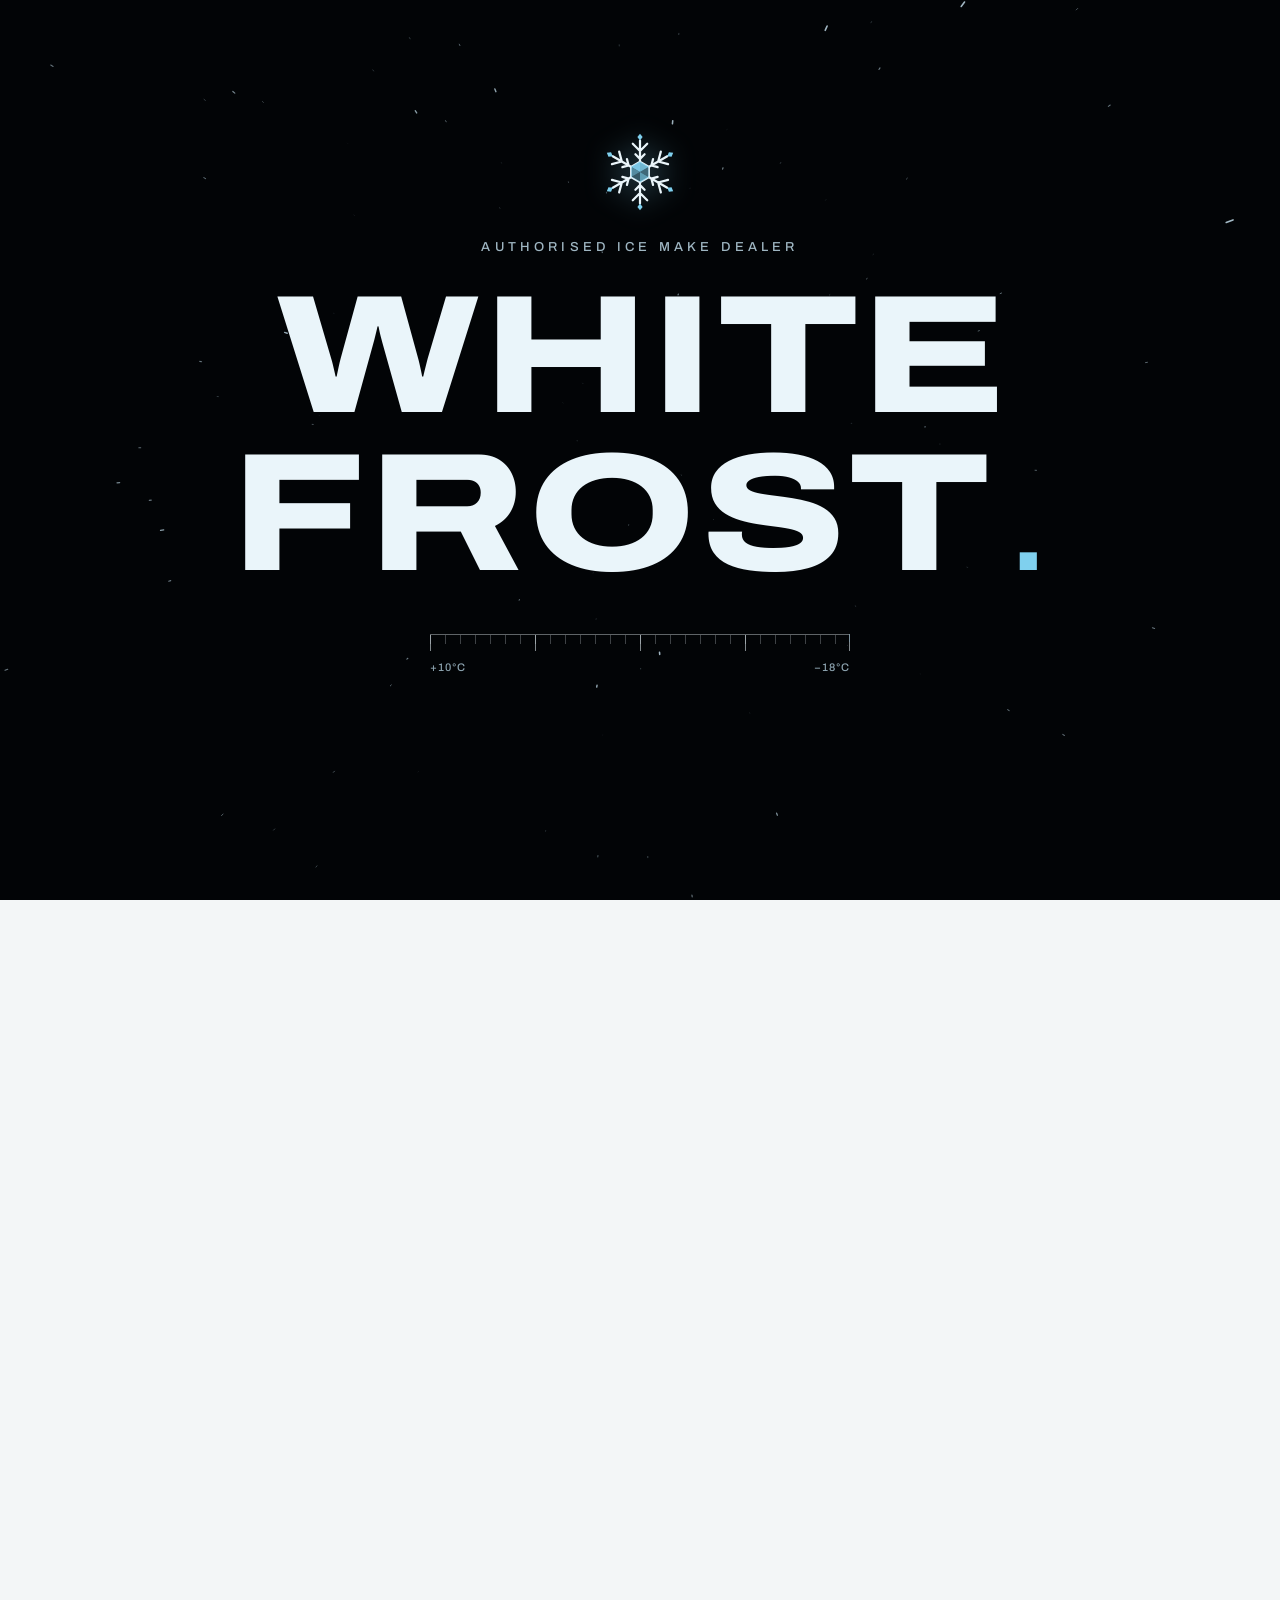
<file: index.html>
<!DOCTYPE html>
<html lang="en">
<head>
<meta charset="utf-8">
<meta name="viewport" content="width=device-width, initial-scale=1, viewport-fit=cover">
<title>White Frost – Authorised Ice Make dealer: coolers, freezers and cold rooms, Gandhidham</title>
<meta name="description" content="Authorised dealer of Ice Make Refrigeration Limited. Water coolers, visi coolers, freezers, copper and aluminium lines, spare parts and cold rooms from Gandhidham, Kutch.">
<meta property="og:title" content="White Frost – Authorised Ice Make dealer: coolers, freezers and cold rooms, Gandhidham">
<meta property="og:description" content="Authorised dealer of Ice Make Refrigeration Limited. Water coolers, visi coolers, freezers, copper and aluminium lines, spare parts and cold rooms from Gandhidham, Kutch.">
<meta property="og:type" content="website">
<link rel="icon" href="favicon.svg" type="image/svg+xml">
<script>document.documentElement.className+=" js"</script>
<link rel="preconnect" href="https://fonts.googleapis.com">
<link rel="preconnect" href="https://fonts.gstatic.com" crossorigin>
<link href="https://fonts.googleapis.com/css2?family=Archivo:wdth,wght@62..125,300..800&family=Newsreader:opsz,wght@6..72,400;6..72,500&display=swap" rel="stylesheet">
<link rel="stylesheet" href="home.css">
<link rel="stylesheet" href="intro.css">
<style>@media(max-width:400px){.mark span{display:none}.top nav{gap:10px}}</style>
</head>
<body class="has-fab">
<svg width="0" height="0" style="position:absolute" aria-hidden="true" focusable="false"><symbol id="crystal" viewBox="0 0 64 64">
<g id="arm" fill="none" stroke="currentColor" stroke-width="1.7" stroke-linecap="round" stroke-linejoin="round"><path pathLength="1" d="M32 24V8M32 16l-5.5-5.5M32 16l5.5-5.5M32 22l-3.5-3.5M32 22l3.5-3.5"/><path d="M32 2.8l2 2.6-2 2.6-2-2.6z" fill="var(--logo-accent,currentColor)" stroke="none"/></g>
<use href="#arm" transform="rotate(60 32 32)"/><use href="#arm" transform="rotate(120 32 32)"/><use href="#arm" transform="rotate(180 32 32)"/><use href="#arm" transform="rotate(240 32 32)"/><use href="#arm" transform="rotate(300 32 32)"/>
<path pathLength="1" d="M32 24l6.93 4v8L32 40l-6.93-4v-8z" fill="none" stroke="currentColor" stroke-width="1.3" stroke-linejoin="round"/>
<g fill="var(--logo-accent,currentColor)"><polygon points="32,32 32,24 38.93,28" fill-opacity=".85"/><polygon points="32,32 38.93,28 38.93,36" fill-opacity=".4"/><polygon points="32,32 38.93,36 32,40" fill-opacity=".7"/><polygon points="32,32 32,40 25.07,36" fill-opacity=".3"/><polygon points="32,32 25.07,36 25.07,28" fill-opacity=".6"/><polygon points="32,32 25.07,28 32,24" fill-opacity=".95"/></g>
</symbol></svg>
<div class="gate" id="gate" role="dialog" aria-label="Welcome to White Frost">
  <i class="door l"></i><i class="door r"></i>
  <canvas id="space" aria-hidden="true"></canvas>
  <button class="skip" id="skip" type="button">Skip intro</button>
  <div class="stage" id="stage">
    <svg class="crown" viewBox="0 0 64 64" aria-hidden="true"><use href="#crystal"/></svg>
    <p class="ask">Authorised Ice Make dealer</p>
    <h2 class="word" aria-label="White Frost"><span style="--i:0">W</span><span style="--i:1">H</span><span style="--i:2">I</span><span style="--i:3">T</span><span style="--i:4">E</span><s class="br"></s><span style="--i:0">F</span><span style="--i:1">R</span><span style="--i:2">O</span><span style="--i:3">S</span><span style="--i:4">T</span><b style="--i:5">.</b></h2>
    <div class="scale" aria-hidden="true"><i class="pin"></i><span class="a">+10°C</span><span class="b">−18°C</span></div>
    <button class="yeah" id="yeah" type="button" aria-label="Enter White Frost">Enter</button>
  </div>
  <p class="tag">White Frost, Gandhidham, Kutch</p>
  <div class="load" id="load" aria-live="polite">
    <div class="deg" id="deg">+10°C</div>
    <div class="bar"><i id="fill"></i></div>
    <p id="status">Cooling to −18°C</p>
  </div>
</div>

<div class="shut open" id="shut" aria-hidden="true">
  <i class="door l"></i><i class="door r"></i>
  <div class="mid"><svg viewBox="0 0 64 64"><use href="#crystal"/></svg><p>White Frost</p></div>
</div>
<header class="top">
  <a class="mark" href="index.html"><svg class="logo" viewBox="0 0 64 64" aria-hidden="true"><use href="#crystal"/></svg><span>White Frost</span></a>
  <div class="right">
    <span class="reading" id="reading" aria-hidden="true">+10°C</span>
    <nav>
      <a href="products.html">Products</a>
      <a href="coldrooms.html">Cold rooms</a>
      <a href="gallery.html">Gallery</a>
      <a href="inquiry.html">Enquiry</a>
    </nav>
  </div>
  <i class="progress" id="progress"></i>
</header>

<main id="top">
  <section class="hero">
    <h1><span class="ln"><span>Cold, held</span></span><span class="ln"><span>exactly where</span></span><span class="ln"><span>you set it.</span></span></h1>
    <p class="intro">Authorised dealer of Ice Make Refrigeration Limited. Coolers, freezers, refrigeration lines, tools, spare parts and complete cold rooms, supplied from Gandhidham, Kutch.</p>
    <div class="actions intro">
      <a class="btn" href="inquiry.html?product=General%20refrigeration%20requirement">Enquire now</a>
      <a class="plain" href="products.html">See the range</a>
    </div>

    <div class="ruler" role="img" aria-label="Temperature scale from minus 40 to plus 10 degrees Celsius, marked at minus 18">
      <div class="marker" id="marker"><span id="mtemp">−18°C</span></div>
      <div class="scale" id="scale"></div>
      <div class="labels"><span style="left:0">−40</span><span style="left:20%">−30</span><span style="left:40%">−20</span><span style="left:60%">−10</span><span style="left:80%">0</span><span style="left:100%">+10</span></div>
    </div>
  </section>

  <section class="block">
    <h2>Authorised dealer of Ice Make Refrigeration Limited</h2>
    <p class="lead">We hold a certificate of authorisation from Ice Make Refrigeration Limited. Ask us and we will show it to you.</p>
  </section>

  <section class="block">
    <h2>What we supply</h2>
    <p class="lead">Coolers, freezers, refrigeration lines, parts, tools and complete cold rooms, from one shop in Gandhidham.</p>
    <ul class="rows">
      <li><h3>Water coolers and visi coolers</h3><p>A wide range of water coolers, visi coolers and glass top coolers.</p><a class="enq" href="inquiry.html?product=Water%20coolers%20and%20visi%20coolers">Enquire</a></li>
      <li><h3>Freezers</h3><p>Hard top and glass top freezers in many sizes.</p><a class="enq" href="inquiry.html?product=Hard%20top%20and%20glass%20top%20freezers">Enquire</a></li>
      <li><h3>Copper and aluminium lines</h3><p>Copper lines and aluminium lines in a wide range.</p><a class="enq" href="inquiry.html?product=Copper%20and%20aluminium%20lines">Enquire</a></li>
      <li><h3>Products</h3><p>Compressors, condensing units, coils, controls, gases, tools and spare parts.</p><a class="enq" href="products.html">View range</a></li>
      <li><h3>Cold rooms</h3><p>Chillers and freezers built to your size and temperature.</p><a class="enq" href="coldrooms.html">View cold rooms</a></li>
      <li><h3>Enquiry</h3><p>Tell us what you need by email or WhatsApp.</p><a class="enq" href="inquiry.html">Send enquiry</a></li>
    </ul>
  </section>
</main>

<footer><span>© White Frost, Gandhidham, Kutch</span><span><a href="tel:+919825940670">+91 98259 40670</a><a href="mailto:hariomrefgim@gmail.com">hariomrefgim@gmail.com</a></span></footer>
<a class="fab" href="https://wa.me/919825940670?text=Hello%20White%20Frost%2C%20I%20would%20like%20to%20enquire%20about%20your%20refrigeration%20products." target="_blank" rel="noopener" aria-label="Enquire on WhatsApp"><svg viewBox="0 0 24 24" aria-hidden="true"><path d="M12 3a9 9 0 0 0-7.8 13.5L3 21l4.6-1.2A9 9 0 1 0 12 3z"/><path class="h" d="M9 8.5c0 3.5 3 6.5 6.5 6.5l1-1.6-2.2-1.1-.9.9c-1-.4-2-1.4-2.4-2.4l.9-.9-1.1-2.2z"/></svg><span>WhatsApp</span></a>

<script src="intro.js"></script>
</body>
</html>
</file>
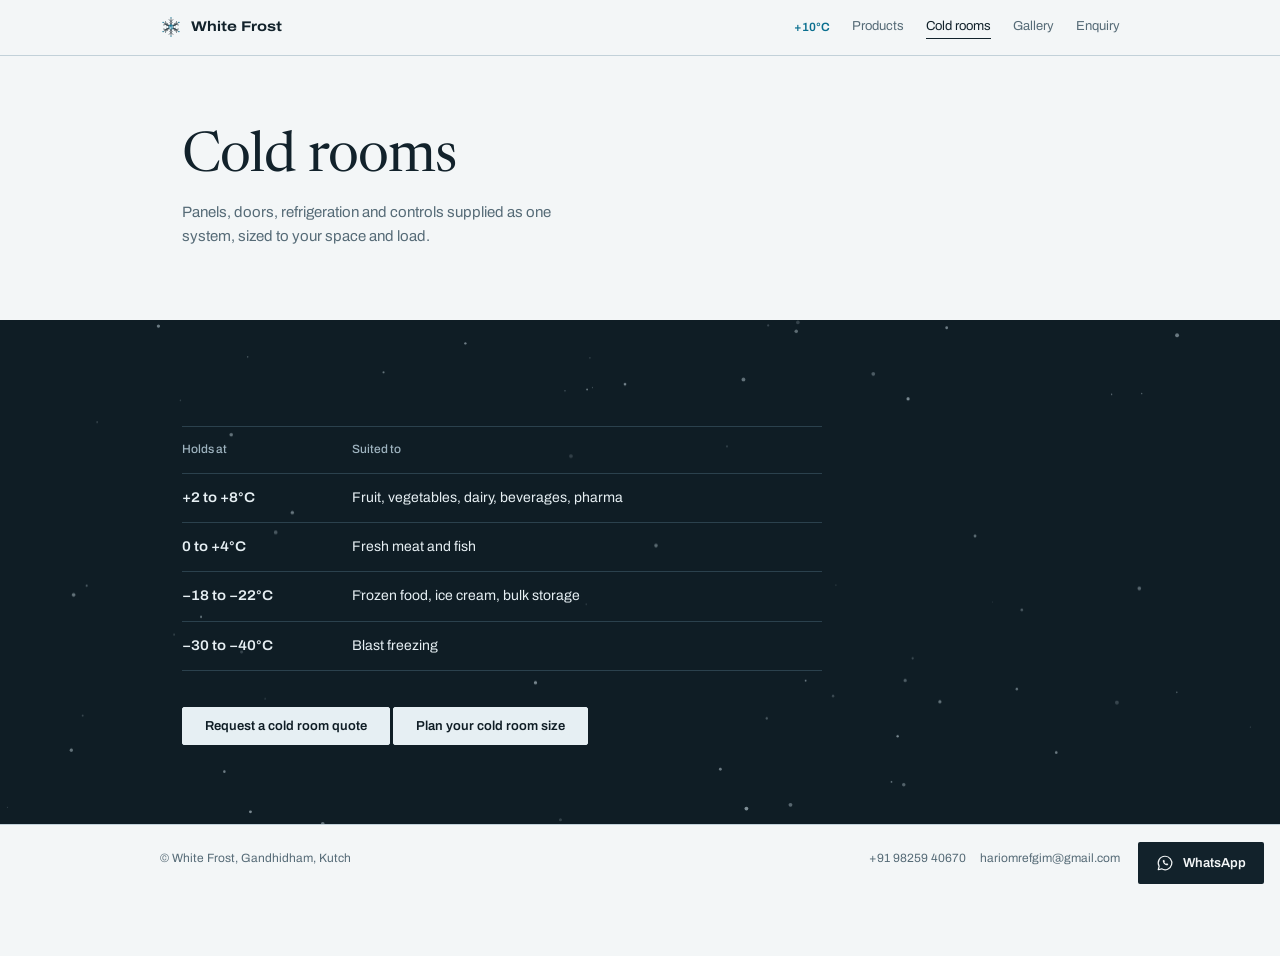
<file: coldrooms.html>
<!DOCTYPE html>
<html lang="en">
<head>
<meta charset="utf-8">
<meta name="viewport" content="width=device-width, initial-scale=1, viewport-fit=cover">
<title>Cold rooms – White Frost, Gandhidham</title>
<meta name="description" content="Chillers and freezer cold rooms, built to your size and temperature, supplied from Gandhidham, Kutch.">
<meta property="og:title" content="Cold rooms – White Frost, Gandhidham">
<meta property="og:description" content="Chillers and freezer cold rooms, built to your size and temperature, supplied from Gandhidham, Kutch.">
<meta property="og:type" content="website">
<link rel="icon" href="favicon.svg" type="image/svg+xml">
<script>document.documentElement.className+=" js"</script>
<link rel="preconnect" href="https://fonts.googleapis.com">
<link rel="preconnect" href="https://fonts.gstatic.com" crossorigin>
<link href="https://fonts.googleapis.com/css2?family=Archivo:wdth,wght@62..125,300..800&family=Newsreader:opsz,wght@6..72,400;6..72,500&display=swap" rel="stylesheet">
<link rel="stylesheet" href="home.css">
<style>@media(max-width:400px){.mark span{display:none}.top nav{gap:10px}}</style>
</head>
<body class="has-fab">
<svg width="0" height="0" style="position:absolute" aria-hidden="true" focusable="false"><symbol id="crystal" viewBox="0 0 64 64">
<g id="arm" fill="none" stroke="currentColor" stroke-width="1.7" stroke-linecap="round" stroke-linejoin="round"><path pathLength="1" d="M32 24V8M32 16l-5.5-5.5M32 16l5.5-5.5M32 22l-3.5-3.5M32 22l3.5-3.5"/><path d="M32 2.8l2 2.6-2 2.6-2-2.6z" fill="var(--logo-accent,currentColor)" stroke="none"/></g>
<use href="#arm" transform="rotate(60 32 32)"/><use href="#arm" transform="rotate(120 32 32)"/><use href="#arm" transform="rotate(180 32 32)"/><use href="#arm" transform="rotate(240 32 32)"/><use href="#arm" transform="rotate(300 32 32)"/>
<path pathLength="1" d="M32 24l6.93 4v8L32 40l-6.93-4v-8z" fill="none" stroke="currentColor" stroke-width="1.3" stroke-linejoin="round"/>
<g fill="var(--logo-accent,currentColor)"><polygon points="32,32 32,24 38.93,28" fill-opacity=".85"/><polygon points="32,32 38.93,28 38.93,36" fill-opacity=".4"/><polygon points="32,32 38.93,36 32,40" fill-opacity=".7"/><polygon points="32,32 32,40 25.07,36" fill-opacity=".3"/><polygon points="32,32 25.07,36 25.07,28" fill-opacity=".6"/><polygon points="32,32 25.07,28 32,24" fill-opacity=".95"/></g>
</symbol></svg>
<div class="shut" id="shut" aria-hidden="true">
  <i class="door l"></i><i class="door r"></i>
  <div class="mid"><svg viewBox="0 0 64 64"><use href="#crystal"/></svg><p>Cold rooms</p></div>
</div>
<header class="top">
  <a class="mark" href="index.html"><svg class="logo" viewBox="0 0 64 64" aria-hidden="true"><use href="#crystal"/></svg><span>White Frost</span></a>
  <div class="right">
    <span class="reading" id="reading" aria-hidden="true">+10°C</span>
    <nav>
      <a href="products.html">Products</a>
      <a href="coldrooms.html" aria-current="page">Cold rooms</a>
      <a href="gallery.html">Gallery</a>
      <a href="inquiry.html">Enquiry</a>
    </nav>
  </div>
  <i class="progress" id="progress"></i>
</header>

<main id="top">
  <section class="block first">
    <h1><span class="ln"><span>Cold rooms</span></span></h1>
    <p class="lead intro">Panels, doors, refrigeration and controls supplied as one system, sized to your space and load.</p>
  </section>

  <section class="cold" id="rooms">
    <canvas id="snow" aria-hidden="true"></canvas>
    <div class="inner">
      <table id="temps">
        <thead><tr><th scope="col">Holds at</th><th scope="col">Suited to</th></tr></thead>
        <tbody>
          <tr><td>+2 to +8°C</td><td>Fruit, vegetables, dairy, beverages, pharma</td></tr>
          <tr><td>0 to +4°C</td><td>Fresh meat and fish</td></tr>
          <tr><td>−18 to −22°C</td><td>Frozen food, ice cream, bulk storage</td></tr>
          <tr><td>−30 to −40°C</td><td>Blast freezing</td></tr>
        </tbody>
      </table>
      <a class="btn light" href="inquiry.html?product=Cold%20room">Request a cold room quote</a>
      <a class="btn light" href="planner.html">Plan your cold room size</a>
    </div>
  </section>
</main>

<footer><span>© White Frost, Gandhidham, Kutch</span><span><a href="tel:+919825940670">+91 98259 40670</a><a href="mailto:hariomrefgim@gmail.com">hariomrefgim@gmail.com</a></span></footer>
<a class="fab" href="https://wa.me/919825940670?text=Hello%20White%20Frost%2C%20I%20would%20like%20to%20enquire%20about%20your%20refrigeration%20products." target="_blank" rel="noopener" aria-label="Enquire on WhatsApp"><svg viewBox="0 0 24 24" aria-hidden="true"><path d="M12 3a9 9 0 0 0-7.8 13.5L3 21l4.6-1.2A9 9 0 1 0 12 3z"/><path class="h" d="M9 8.5c0 3.5 3 6.5 6.5 6.5l1-1.6-2.2-1.1-.9.9c-1-.4-2-1.4-2.4-2.4l.9-.9-1.1-2.2z"/></svg><span>WhatsApp</span></a>

<script src="script.js"></script>
<script>setTimeout(function(){if(!window.wfReady){document.documentElement.classList.add("entered");var s=document.getElementById("shut");if(s)s.className+=" open"}},6000)</script>
</body>
</html>
</file>
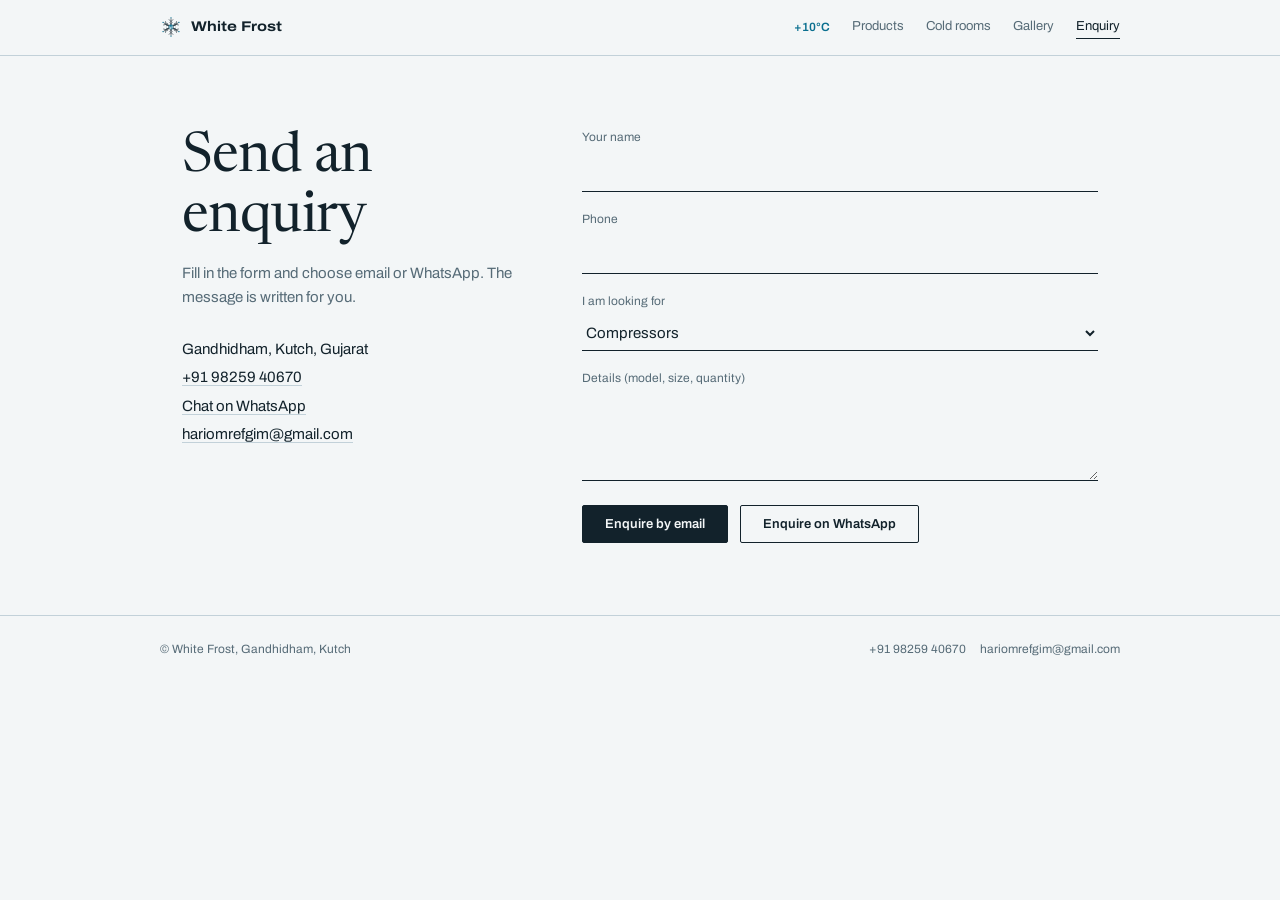
<file: inquiry.html>
<!DOCTYPE html>
<html lang="en">
<head>
<meta charset="utf-8">
<meta name="viewport" content="width=device-width, initial-scale=1, viewport-fit=cover">
<title>Enquiry – White Frost, Gandhidham</title>
<meta name="description" content="Send an enquiry to White Frost by email or WhatsApp. Gandhidham, Kutch, 9825940670.">
<meta property="og:title" content="Enquiry – White Frost, Gandhidham">
<meta property="og:description" content="Send an enquiry to White Frost by email or WhatsApp. Gandhidham, Kutch, 9825940670.">
<meta property="og:type" content="website">
<link rel="icon" href="favicon.svg" type="image/svg+xml">
<script>document.documentElement.className+=" js"</script>
<link rel="preconnect" href="https://fonts.googleapis.com">
<link rel="preconnect" href="https://fonts.gstatic.com" crossorigin>
<link href="https://fonts.googleapis.com/css2?family=Archivo:wdth,wght@62..125,300..800&family=Newsreader:opsz,wght@6..72,400;6..72,500&display=swap" rel="stylesheet">
<link rel="stylesheet" href="home.css">
<style>@media(max-width:400px){.mark span{display:none}.top nav{gap:10px}}</style>
</head>
<body>
<svg width="0" height="0" style="position:absolute" aria-hidden="true" focusable="false"><symbol id="crystal" viewBox="0 0 64 64">
<g id="arm" fill="none" stroke="currentColor" stroke-width="1.7" stroke-linecap="round" stroke-linejoin="round"><path pathLength="1" d="M32 24V8M32 16l-5.5-5.5M32 16l5.5-5.5M32 22l-3.5-3.5M32 22l3.5-3.5"/><path d="M32 2.8l2 2.6-2 2.6-2-2.6z" fill="var(--logo-accent,currentColor)" stroke="none"/></g>
<use href="#arm" transform="rotate(60 32 32)"/><use href="#arm" transform="rotate(120 32 32)"/><use href="#arm" transform="rotate(180 32 32)"/><use href="#arm" transform="rotate(240 32 32)"/><use href="#arm" transform="rotate(300 32 32)"/>
<path pathLength="1" d="M32 24l6.93 4v8L32 40l-6.93-4v-8z" fill="none" stroke="currentColor" stroke-width="1.3" stroke-linejoin="round"/>
<g fill="var(--logo-accent,currentColor)"><polygon points="32,32 32,24 38.93,28" fill-opacity=".85"/><polygon points="32,32 38.93,28 38.93,36" fill-opacity=".4"/><polygon points="32,32 38.93,36 32,40" fill-opacity=".7"/><polygon points="32,32 32,40 25.07,36" fill-opacity=".3"/><polygon points="32,32 25.07,36 25.07,28" fill-opacity=".6"/><polygon points="32,32 25.07,28 32,24" fill-opacity=".95"/></g>
</symbol></svg>
<div class="shut" id="shut" aria-hidden="true">
  <i class="door l"></i><i class="door r"></i>
  <div class="mid"><svg viewBox="0 0 64 64"><use href="#crystal"/></svg><p>Enquiry</p></div>
</div>
<header class="top">
  <a class="mark" href="index.html"><svg class="logo" viewBox="0 0 64 64" aria-hidden="true"><use href="#crystal"/></svg><span>White Frost</span></a>
  <div class="right">
    <span class="reading" id="reading" aria-hidden="true">+10°C</span>
    <nav>
      <a href="products.html">Products</a>
      <a href="coldrooms.html">Cold rooms</a>
      <a href="gallery.html">Gallery</a>
      <a href="inquiry.html" aria-current="page">Enquiry</a>
    </nav>
  </div>
  <i class="progress" id="progress"></i>
</header>

<main id="top">
  <section class="block first">
    <div class="split">
      <div>
        <h1><span class="ln"><span>Send an enquiry</span></span></h1>
        <p class="lead intro">Fill in the form and choose email or WhatsApp. The message is written for you.</p>
        <address>
          Gandhidham, Kutch, Gujarat<br>
          <a href="tel:+919825940670">+91 98259 40670</a><br>
          <a href="https://wa.me/919825940670" target="_blank" rel="noopener">Chat on WhatsApp</a><br>
          <a href="mailto:hariomrefgim@gmail.com">hariomrefgim@gmail.com</a>
        </address>
      </div>
      <form id="enq">
        <label>Your name<input id="name" required autocomplete="name"></label>
        <label>Phone<input id="phone" type="tel" autocomplete="tel"></label>
        <label>I am looking for
          <select id="product">
            <option>Compressors</option>
            <option>Condensing units</option>
            <option>Evaporators and coils</option>
            <option>Controls and valves</option>
            <option>Refrigerant gases and service tools</option>
            <option>Spare parts</option>
            <option>Cold room</option>
            <option>General refrigeration requirement</option>
          </select>
        </label>
        <label>Details (model, size, quantity)<textarea id="msg" rows="3"></textarea></label>
        <div class="send-row">
          <button class="btn" type="submit" id="send">Enquire by email</button>
          <button class="btn wa" type="button" id="wa">Enquire on WhatsApp</button>
        </div>
      </form>
    </div>
  </section>
</main>

<footer><span>© White Frost, Gandhidham, Kutch</span><span><a href="tel:+919825940670">+91 98259 40670</a><a href="mailto:hariomrefgim@gmail.com">hariomrefgim@gmail.com</a></span></footer>

<script src="script.js"></script>
<script>setTimeout(function(){if(!window.wfReady){document.documentElement.classList.add("entered");var s=document.getElementById("shut");if(s)s.className+=" open"}},6000)</script>
<script>(function(){var d=new URLSearchParams(location.search).get("details"),m=document.getElementById("msg");if(d&&m&&!m.value)m.value=d})();</script>
</body>
</html>
</file>
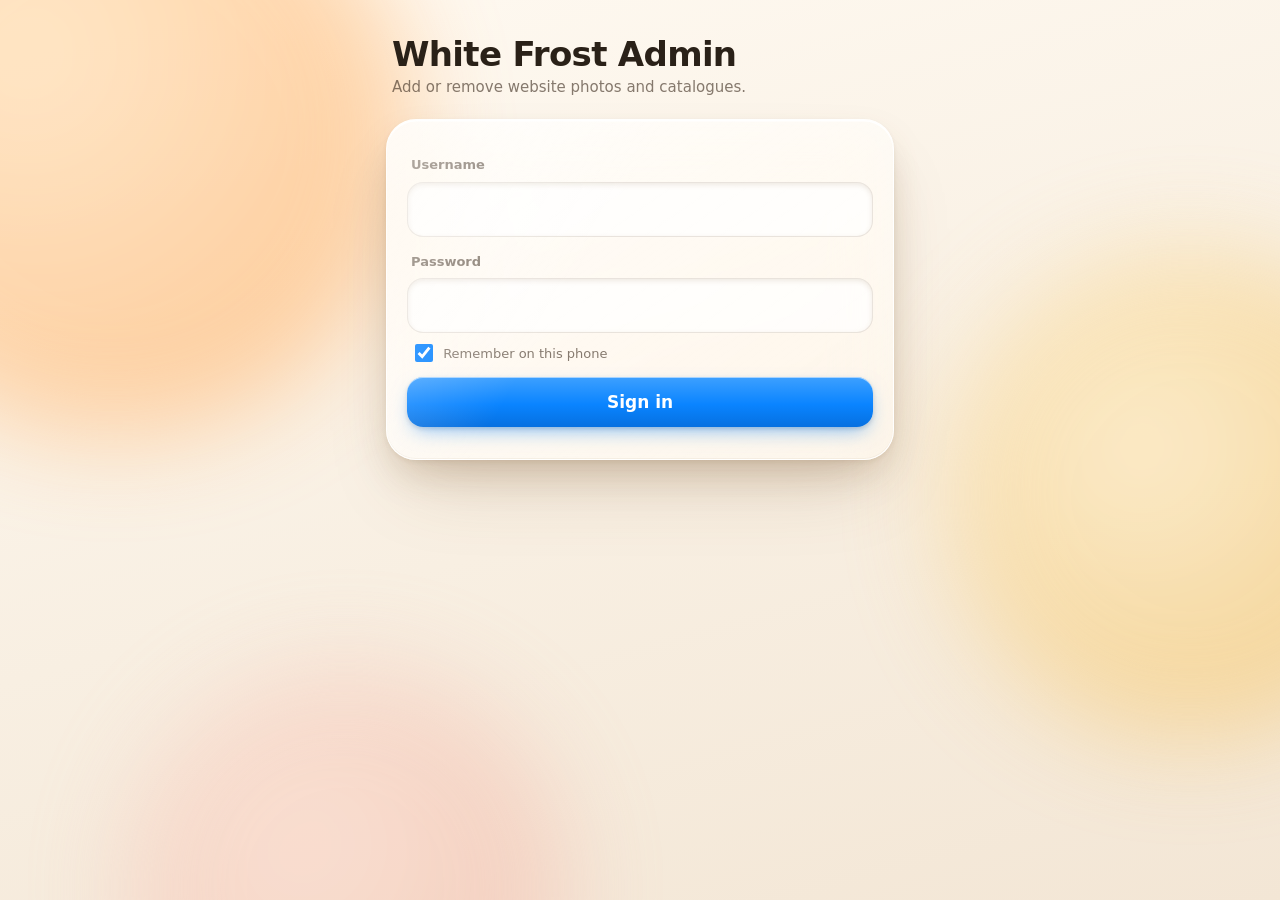
<file: manage-74bc8c63.html>
<!DOCTYPE html>
<html lang="en">
<head>
<meta charset="utf-8">
<meta name="viewport" content="width=device-width, initial-scale=1, viewport-fit=cover">
<meta name="theme-color" content="#f6efe4">
<meta name="apple-mobile-web-app-capable" content="yes">
<meta name="mobile-web-app-capable" content="yes">
<meta name="apple-mobile-web-app-status-bar-style" content="default">
<meta name="apple-mobile-web-app-title" content="WF Admin">
<meta name="robots" content="noindex,nofollow">
<title>White Frost Admin</title>
<style>
:root{--ink:#2a2118;--mut:rgba(60,44,30,.62);--line:rgba(120,90,60,.16);--ok:#1f8f55;--bad:#c9372c;--rx:0deg;--ry:0deg;--f:-apple-system,BlinkMacSystemFont,"SF Pro Text","Segoe UI",Roboto,system-ui,sans-serif}
*{box-sizing:border-box;-webkit-tap-highlight-color:transparent}
html{background:#f6efe4}
body{margin:0;min-height:100vh;min-height:100dvh;color:var(--ink);font:400 17px/1.45 var(--f);background:linear-gradient(165deg,#fffaf2 0%,#f8efe2 55%,#f3e6d5 100%) fixed;overflow-x:hidden;-webkit-font-smoothing:antialiased}
.orbs{position:fixed;inset:0;overflow:hidden;z-index:0;pointer-events:none}
.orbs i{position:absolute;border-radius:50%;filter:blur(50px);opacity:.6;animation:fl 18s ease-in-out infinite alternate}
.orbs i:nth-child(1){width:46vmax;height:46vmax;left:-14vmax;top:-12vmax;background:radial-gradient(circle at 35% 35%,#ffdcae,#ffb56e 70%)}
.orbs i:nth-child(2){width:38vmax;height:38vmax;right:-12vmax;top:28vh;background:radial-gradient(circle at 40% 40%,#ffecc0,#f4c56a 70%);animation-delay:-6s}
.orbs i:nth-child(3){width:34vmax;height:34vmax;left:10vw;bottom:-16vmax;background:radial-gradient(circle at 40% 40%,#ffd3c6,#f0a595 75%);animation-delay:-11s;opacity:.42}
@keyframes fl{to{transform:translate3d(6vmax,4vmax,0) scale(1.08)}}
main{position:relative;z-index:1;max-width:540px;margin:0 auto;padding:calc(30px + env(safe-area-inset-top,0px)) 16px calc(50px + env(safe-area-inset-bottom,0px));perspective:1000px}
h1{font:700 34px/1.1 var(--f);letter-spacing:-.02em;margin:6px 6px 4px}
p.sub{margin:0 6px 20px;color:var(--mut);font-size:15px}
#login,#app{position:relative;padding:20px;border-radius:30px;background:linear-gradient(145deg,rgba(255,255,255,.78),rgba(255,255,255,.42));border:1px solid rgba(255,255,255,.9);-webkit-backdrop-filter:blur(28px) saturate(170%);backdrop-filter:blur(28px) saturate(170%);box-shadow:inset 0 1.5px 0 #fff,inset 0 -1px 0 rgba(120,80,40,.06),0 2px 4px rgba(90,60,30,.08),0 18px 40px -10px rgba(120,80,40,.28),0 40px 80px -24px rgba(120,80,40,.22);transform:rotateX(var(--rx)) rotateY(var(--ry));transition:transform .25s ease-out}
#login::before,#app::before{content:"";position:absolute;inset:0;border-radius:inherit;background:linear-gradient(120deg,rgba(255,255,255,.8),transparent 40%);opacity:.5;pointer-events:none}
label.f{display:block;font-weight:600;font-size:13px;color:var(--mut);margin:16px 4px 7px}
input[type=text],input[type=password]{width:100%;padding:14px 16px;font:inherit;font-size:17px;color:var(--ink);background:rgba(255,255,255,.72);border:1px solid var(--line);border-radius:16px;box-shadow:inset 0 2px 5px rgba(120,80,40,.12);outline:0}
input::placeholder{color:rgba(60,44,30,.4)}
input[type=text]:focus,input[type=password]:focus{border-color:rgba(10,132,255,.55);box-shadow:inset 0 2px 5px rgba(120,80,40,.1),0 0 0 4px rgba(10,132,255,.22)}
input[type=checkbox]{accent-color:#0a84ff;width:18px;height:18px;vertical-align:-4px;margin-right:6px}
.hint{color:var(--mut);font-size:13px;margin:8px 4px 0}
button,.btn{font:600 17px var(--f);border:0;border-radius:16px;padding:15px 18px;width:100%;display:block;text-align:center;color:#fff;cursor:pointer;background:linear-gradient(180deg,#3da0ff,#0a84ff 55%,#0670e0);box-shadow:inset 0 1px 0 rgba(255,255,255,.55),0 8px 20px -6px rgba(10,132,255,.55),0 2px 4px rgba(0,0,0,.15);transition:transform .15s,filter .15s}
button:active,.btn:active{transform:scale(.97);filter:brightness(.95)}
.btn.alt,button.alt{background:rgba(255,255,255,.75);border:1px solid var(--line);box-shadow:inset 0 1px 0 #fff,0 3px 8px rgba(120,80,40,.1);color:var(--ink)}
button:disabled{opacity:.4;pointer-events:none}
.seg{position:relative;display:flex;padding:3px;border-radius:14px;background:rgba(120,90,60,.13);box-shadow:inset 0 1px 3px rgba(120,80,40,.2)}
.seg button{flex:1;background:none;box-shadow:none;border-radius:11px;padding:9px 6px;font-size:15px;color:var(--mut);position:relative;z-index:1;transition:color .2s}
.seg button[aria-pressed=true]{color:var(--ink)}
.seg::before{content:"";position:absolute;top:3px;bottom:3px;left:3px;width:calc(50% - 3px);border-radius:11px;background:linear-gradient(180deg,#fff,rgba(255,255,255,.82));box-shadow:inset 0 1px 0 #fff,0 3px 8px rgba(90,60,30,.2);transition:transform .28s cubic-bezier(.3,1.3,.5,1)}
.seg:has(button:last-child[aria-pressed=true])::before{transform:translateX(100%)}
@supports not selector(:has(*)){.seg button[aria-pressed=true]{background:#fff}}
#list,#items{margin-top:14px;border-radius:20px;background:rgba(255,255,255,.5);overflow:hidden}
#list:empty,#items:empty{display:none}
.item{display:flex;gap:12px;align-items:center;padding:10px 12px}
.item+.item{border-top:1px solid var(--line)}
.item img,.item .ph{width:56px;height:56px;object-fit:cover;border-radius:12px;flex:none;box-shadow:0 4px 10px rgba(90,60,30,.22)}
.item .ph{display:flex;align-items:center;justify-content:center;font-size:11px;font-weight:600;color:var(--mut);background:rgba(120,90,60,.1)}
.item .body{flex:1;min-width:0}
.item input{padding:9px 12px;font-size:15px;border-radius:12px}
.st{font-size:13px;color:var(--mut);margin:4px 0 0;word-break:break-word}
.st.ok{color:var(--ok)}.st.bad{color:var(--bad)}
.item .name{font-size:15px;word-break:break-all}
.item button{width:auto;padding:9px 14px;font-size:14px;color:var(--bad);background:rgba(255,69,58,.1);border:1px solid rgba(201,55,44,.3);box-shadow:none}
#msg{margin:14px 4px 0;font-weight:600;font-size:15px}
#loginmsg,#delmsg{margin:12px 4px 0}
[hidden]{display:none!important}
.gap{height:12px}
@media(prefers-reduced-motion:reduce){.orbs i{animation:none}#login,#app,.seg::before{transition:none}}
@supports not ((backdrop-filter:blur(1px)) or (-webkit-backdrop-filter:blur(1px))){#login,#app{background:rgba(255,250,242,.95)}}
</style>
</head>
<body>
<div class="orbs" aria-hidden="true"><i></i><i></i><i></i></div>
<main>
  <h1>White Frost Admin</h1>
  <p class="sub">Add or remove website photos and catalogues.</p>

  <section id="login">
    <label class="f" for="user">Username</label>
    <input id="user" type="text" autocomplete="username" autocapitalize="none" spellcheck="false">
    <label class="f" for="pw">Password</label>
    <input id="pw" type="password" autocomplete="current-password">
    <p class="hint"><label><input id="remember" type="checkbox" checked> Remember on this phone</label></p>
    <div class="gap"></div>
    <button id="signin" type="button">Sign in</button>
    <p id="loginmsg" class="st bad"></p>
  </section>

  <section id="app" hidden>
    <div class="seg tabs" role="group" aria-label="Section">
      <button type="button" id="tabAdd" aria-pressed="true">Add</button>
      <button type="button" id="tabDel" aria-pressed="false">Remove</button>
    </div>

    <label class="f">What are you adding or removing?</label>
    <div class="seg" role="group" aria-label="Type">
      <button type="button" id="kGallery" aria-pressed="true">Photos</button>
      <button type="button" id="kCat" aria-pressed="false">Catalogues</button>
    </div>

    <div id="addPane">
      <label class="f" for="group">Group name (optional)</label>
      <input id="group" type="text" placeholder="For example: Cold rooms" maxlength="40">
      <p class="hint">Photos with a group name get their own filter button on the Gallery page. Leave empty if not needed.</p>

      <div class="gap"></div><div class="gap"></div>
      <label class="btn alt" for="pick" id="pickLbl">Choose photos</label>
      <input id="pick" type="file" multiple hidden>
      <div id="list"></div>
      <div class="gap"></div>
      <button id="go" type="button" disabled>Upload</button>
      <p id="msg"></p>
    </div>

    <div id="delPane" hidden>
      <div class="gap"></div>
      <button id="show" type="button" class="alt">Show what is on the website</button>
      <div id="items"></div>
      <p id="delmsg" class="st"></p>
    </div>
  </section>
</main>

<script>
(function(){
var $=function(id){return document.getElementById(id)};
/* >>> Paste your Cloudflare worker address between the quotes (see setup steps) <<< */
var API='https://wf-admin.superhero123634.workers.dev';
var pw='', user='', kind='gallery', files=[], busy=false;
var PHOTO_EXT=['jpg','jpeg','jpe','jfif','png','webp','gif','avif','bmp','svg','tif','tiff'];
var CAT_EXT=['pdf','xlsx','xls','docx','doc'];

function api(path,body){
  body=body||{}; body.password=pw; body.username=user;
  if(API.indexOf('https://')!==0){return Promise.resolve({ok:false,error:'This page is not set up yet: the worker address is missing.'})}
  return fetch(API.replace(/\/+$/,'')+path,{method:'POST',headers:{'Content-Type':'application/json'},body:JSON.stringify(body)})
    .then(function(r){return r.json().catch(function(){return {error:'Unexpected reply'}}).then(function(j){j.status=r.status;return j})}).catch(diagnose);
}
function diagnose(){
  var base=API.replace(/\/+$/,'');
  return fetch(base+'/api/check',{method:'POST',mode:'no-cors',body:'{}'}).then(function(){
    return {ok:false,error:'The helper is there but it refused this page. This page is at '+location.origin+'. In Cloudflare, check the SITE_URL setting, then tap Deploy and try again.'};
  },function(){
    return {ok:false,error:'Cannot reach the helper at '+base+'. In Cloudflare open wf-admin, then Domains and routes, and make sure workers.dev is Enabled.'};
  });
}
function press(ids,on){ids.forEach(function(id){$(id).setAttribute('aria-pressed',id===on?'true':'false')})}

/* sign in */
function signin(auto){
  pw=$('pw').value; user=$('user').value.trim();
  if(!pw||!user){return}
  $('signin').disabled=true; $('loginmsg').textContent='';
  api('/api/check').then(function(j){
    $('signin').disabled=false;
    if(j.ok){
      try{ if($('remember').checked) localStorage.setItem('wf_cred',JSON.stringify({u:user,p:pw})); else localStorage.removeItem('wf_cred'); }catch(e){}
      $('login').hidden=true; $('app').hidden=false;
    }else{
      if(auto){try{localStorage.removeItem('wf_cred')}catch(e){}}
      $('loginmsg').textContent=j.error||'Could not sign in';
    }
  }).catch(function(){$('signin').disabled=false;$('loginmsg').textContent='No internet connection'});
}
$('signin').addEventListener('click',function(){signin(false)});
$('pw').addEventListener('keydown',function(e){if(e.key==='Enter')signin(false)});
try{var saved=JSON.parse(localStorage.getItem('wf_cred')||'null'); if(saved&&saved.u&&saved.p){$('user').value=saved.u;$('pw').value=saved.p;signin(true)}}catch(e){}

/* tabs and type */
function setTab(add){
  press(['tabAdd','tabDel'],add?'tabAdd':'tabDel');
  $('addPane').hidden=!add; $('delPane').hidden=add;
}
$('tabAdd').addEventListener('click',function(){setTab(true)});
$('tabDel').addEventListener('click',function(){setTab(false);$('items').textContent='';$('delmsg').textContent=''});
function setKind(k){
  kind=k; press(['kGallery','kCat'],k==='gallery'?'kGallery':'kCat');
  $('pick').accept=k==='gallery'?'image/*':'.pdf,.xlsx,.xls,.docx,.doc';
  $('pickLbl').textContent=k==='gallery'?'Choose photos':'Choose catalogue files';
  files=[]; $('list').textContent=''; $('go').disabled=true; $('msg').textContent='';
  $('items').textContent='';
}
$('kGallery').addEventListener('click',function(){setKind('gallery')});
$('kCat').addEventListener('click',function(){setKind('catalogues')});

/* choosing files */
function extOf(n){var p=n.split('.');return p.length>1?p.pop().toLowerCase():''}
function stemOf(n){return n.replace(/\.[^.]+$/,'')}
function slug(s){return s.trim().replace(/[^A-Za-z0-9]+/g,'-').replace(/^-+|-+$/g,'').toLowerCase()}
function guessCaption(n){
  var s=stemOf(n);
  if(kind==='gallery' && /\d{4,}/.test(s)) return '';
  return s.replace(/[_-]+/g,' ').trim();
}
$('pick').addEventListener('change',function(){
  var chosen=Array.prototype.slice.call($('pick').files);
  $('pick').value='';
  var ok=kind==='gallery'?PHOTO_EXT:CAT_EXT;
  chosen.forEach(function(f){
    var e=extOf(f.name);
    var row={file:f,ext:e,caption:guessCaption(f.name)};
    row.bad=ok.indexOf(e)<0 ? (e==='heic'||e==='heif' ? 'This photo type is not supported. Please send it as JPG.' : 'This file type is not allowed here.') : '';
    files.push(row);
  });
  draw();
});
function draw(){
  var box=$('list'); box.textContent='';
  files.forEach(function(r,i){
    var d=document.createElement('div'); d.className='item';
    var th;
    if(kind==='gallery' && !r.bad && r.ext!=='tif' && r.ext!=='tiff'){
      th=document.createElement('img'); th.alt=''; r.url=r.url||URL.createObjectURL(r.file); th.src=r.url;
    }else{th=document.createElement('div');th.className='ph';th.textContent=(r.ext||'file').toUpperCase()}
    var b=document.createElement('div'); b.className='body';
    var inp=document.createElement('input'); inp.type='text'; inp.maxLength=60;
    inp.placeholder=kind==='gallery'?'Caption (optional)':'Name of catalogue';
    inp.value=r.caption; inp.disabled=!!r.bad||busy;
    inp.addEventListener('input',function(){r.caption=inp.value});
    var st=document.createElement('div'); st.className='st'+(r.bad?' bad':(r.cls?' '+r.cls:'')); st.textContent=r.bad||r.status||''; r.el=st;
    b.appendChild(inp); b.appendChild(st);
    var x=document.createElement('button'); x.type='button'; x.textContent='\u00d7'; x.setAttribute('aria-label','Remove from list');
    x.style.width='40px'; x.style.padding='8px'; x.disabled=busy;
    x.addEventListener('click',function(){files.splice(i,1);draw()});
    d.appendChild(th); d.appendChild(b); d.appendChild(x); box.appendChild(d);
  });
  $('go').disabled=busy||!files.some(function(r){return !r.bad&&!r.done});
}

/* shrink photos before upload */
function shrink(f,ext){
  var keep={gif:1,svg:1,avif:1,tif:1,tiff:1};
  if(kind!=='gallery'||keep[ext]) return Promise.resolve({blob:f,ext:ext});
  return createImageBitmap(f,{imageOrientation:'from-image'}).then(function(bmp){
    var s=Math.min(1,2000/Math.max(bmp.width,bmp.height));
    var c=document.createElement('canvas'); c.width=Math.round(bmp.width*s); c.height=Math.round(bmp.height*s);
    var g=c.getContext('2d'); g.fillStyle='#fff'; g.fillRect(0,0,c.width,c.height); g.drawImage(bmp,0,0,c.width,c.height);
    return new Promise(function(res,rej){c.toBlob(function(b){b?res({blob:b,ext:'jpg'}):rej()},'image/jpeg',0.85)});
  }).catch(function(){return {blob:f,ext:ext}});
}
function b64(blob){
  return new Promise(function(res,rej){var r=new FileReader();r.onload=function(){res(String(r.result).split(',')[1])};r.onerror=rej;r.readAsDataURL(blob)});
}

function setSt(r,cls,text){r.cls=cls;r.status=text;if(r.el){r.el.className='st'+(cls?' '+cls:'');r.el.textContent=text}}
/* upload one by one */
$('go').addEventListener('click',function(){
  if(busy) return;
  busy=true; $('msg').textContent=''; draw();
  var stamp=new Date().toISOString().slice(0,16).replace(/[-:T]/g,'');
  var todo=files.filter(function(r){return !r.bad&&!r.done});
  var okCount=0, failCount=0, n=0;
  function next(){
    if(n>=todo.length){
      busy=false; draw();
      if(!failCount){$('msg').textContent='Done! '+okCount+' uploaded. The website will update in 1 to 2 minutes.';$('msg').className='st ok'}
      else{$('msg').textContent=okCount+' uploaded, '+failCount+' failed. Tap Upload to try the failed ones again.';$('msg').className='st bad'}
      return;
    }
    var r=todo[n++];
    setSt(r,'','Preparing...');
    shrink(r.file,r.ext).then(function(o){
      if(o.blob.size>12*1024*1024){throw new Error('File is too big (over 12 MB)')}
      var base=slug(r.caption)|| (kind==='gallery'?'photo-'+stamp+'-'+n:slug(stemOf(r.file.name))||'catalogue-'+stamp);
      setSt(r,'','Uploading...');
      return b64(o.blob).then(function(data){
        return api('/api/upload',{folder:kind,group:$('group').value,name:base+'.'+o.ext,content:data});
      });
    }).then(function(j){
      if(j.ok){r.done=true;okCount++;setSt(r,'ok','Uploaded')}
      else{failCount++;setSt(r,'bad',j.error||'Upload failed')}
    }).catch(function(e){failCount++;setSt(r,'bad',(e&&e.message)||'Upload failed')}).then(next);
  }
  next();
});

/* remove */
$('show').addEventListener('click',function(){
  $('delmsg').textContent='Loading...'; $('delmsg').className='st'; $('items').textContent='';
  api('/api/list',{folder:kind}).then(function(j){
    if(!j.ok){$('delmsg').textContent=j.error||'Could not load';$('delmsg').className='st bad';return}
    $('delmsg').textContent=j.items.length?'':'Nothing here yet.';
    j.items.forEach(function(it){
      var d=document.createElement('div'); d.className='item';
      var th;
      if(kind==='gallery'&&/\.(jpe?g|png|webp|gif|avif|bmp|svg)$/i.test(it.name)){th=document.createElement('img');th.alt='';th.loading='lazy';th.src=it.url}
      else{th=document.createElement('div');th.className='ph';th.textContent=(it.name.split('.').pop()||'').toUpperCase()}
      var b=document.createElement('div'); b.className='body';
      var nm=document.createElement('div'); nm.className='name'; nm.textContent=it.path.replace(/^[^/]+\//,'');
      b.appendChild(nm);
      var x=document.createElement('button'); x.type='button'; x.textContent='Delete';
      x.addEventListener('click',function(){
        if(!confirm('Delete '+nm.textContent+' from the website?')) return;
        x.disabled=true;
        api('/api/delete',{path:it.path}).then(function(r){
          if(r.ok){d.remove();$('delmsg').textContent='Deleted. The website will update in 1 to 2 minutes.';$('delmsg').className='st ok'}
          else{x.disabled=false;$('delmsg').textContent=r.error||'Could not delete';$('delmsg').className='st bad'}
        });
      });
      d.appendChild(th); d.appendChild(b); d.appendChild(x); $('items').appendChild(d);
    });
  });
});
})();
/* gentle 3D tilt that follows the pointer (mouse only) */
(function(){
  if(matchMedia('(prefers-reduced-motion:reduce)').matches||!matchMedia('(hover:hover)').matches)return;
  var r=document.documentElement;
  addEventListener('pointermove',function(e){
    r.style.setProperty('--ry',((e.clientX/innerWidth-.5)*7).toFixed(2)+'deg');
    r.style.setProperty('--rx',((.5-e.clientY/innerHeight)*7).toFixed(2)+'deg');
  });
})();
</script>
</body>
</html>
</file>
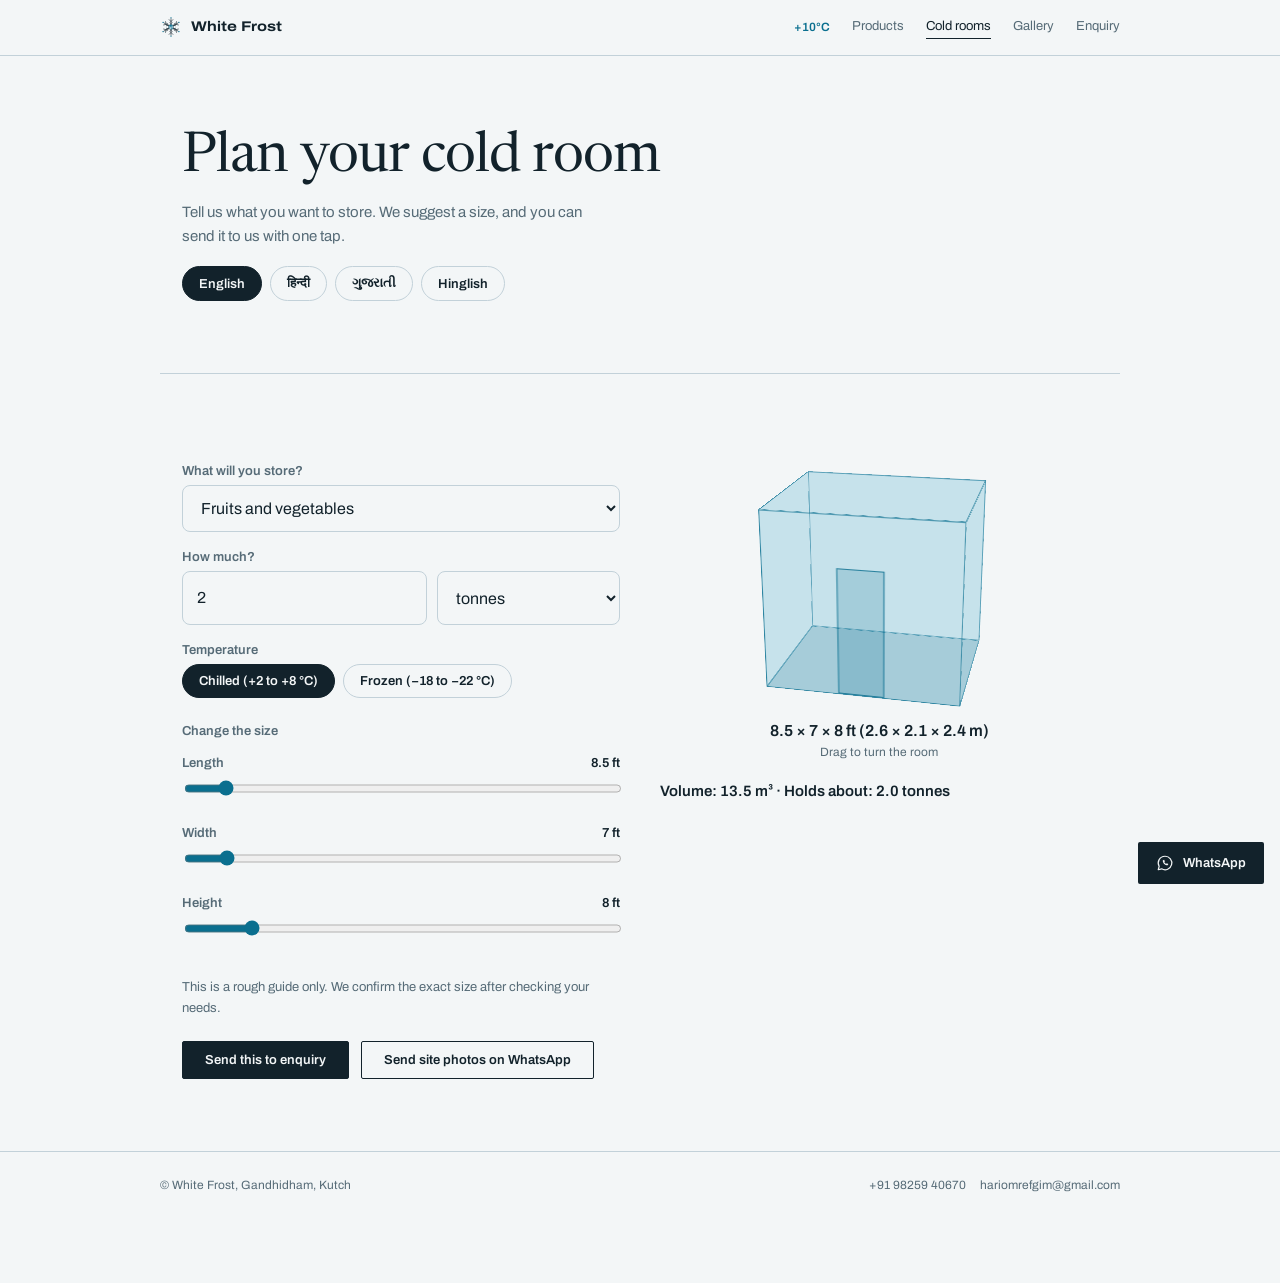
<file: planner.html>
<!DOCTYPE html>
<html lang="en">
<head>
<meta charset="utf-8">
<meta name="viewport" content="width=device-width, initial-scale=1, viewport-fit=cover">
<title>Cold room planner – White Frost, Gandhidham</title>
<meta name="description" content="Chillers and freezer cold rooms, built to your size and temperature, supplied from Gandhidham, Kutch.">
<meta property="og:title" content="Cold room planner – White Frost, Gandhidham">
<meta property="og:description" content="Chillers and freezer cold rooms, built to your size and temperature, supplied from Gandhidham, Kutch.">
<meta property="og:type" content="website">
<link rel="icon" href="favicon.svg" type="image/svg+xml">
<script>document.documentElement.className+=" js"</script>
<link rel="preconnect" href="https://fonts.googleapis.com">
<link rel="preconnect" href="https://fonts.gstatic.com" crossorigin>
<link href="https://fonts.googleapis.com/css2?family=Archivo:wdth,wght@62..125,300..800&family=Newsreader:opsz,wght@6..72,400;6..72,500&display=swap" rel="stylesheet">
<link rel="stylesheet" href="home.css">
<style>@media(max-width:400px){.mark span{display:none}.top nav{gap:10px}}</style>
<style>
.pl-chips{display:flex;flex-wrap:wrap;gap:8px;margin:18px 0 0}
.pl-chip{font:600 13px "Archivo",sans-serif;padding:9px 16px;border:1px solid var(--rule,#c2d1d9);border-radius:999px;background:transparent;color:var(--ink,#12222b);cursor:pointer}
.pl-chip[aria-pressed="true"]{background:var(--ink,#12222b);color:var(--paper,#f3f6f7);border-color:var(--ink,#12222b)}
.pl-pgrid{display:grid;grid-template-columns:1fr 1fr;gap:40px;align-items:start}
@media(max-width:760px){.pl-pgrid{grid-template-columns:1fr;gap:24px}}
.pl-sec label,.pl-cap{display:block;font:600 13px "Archivo",sans-serif;color:var(--muted,#566b77);margin:18px 0 7px}
.pl-sec select,.pl-sec input[type=number]{width:100%;padding:13px 14px;font:inherit;font-size:16px;color:var(--ink,#12222b);background:transparent;border:1px solid var(--rule,#c2d1d9);border-radius:8px}
.pl-row{display:flex;gap:10px}.pl-row input{flex:1.4}.pl-row select{flex:1}
.pl-sec input[type=range]{width:100%;accent-color:var(--signal,#0a6f8f)}
.pl-sec output{float:right;color:var(--ink,#12222b)}
.pl-scene{height:270px;perspective:900px;display:flex;align-items:center;justify-content:center;touch-action:pan-y;cursor:grab;user-select:none}
.pl-room{position:relative;width:0;height:0;transform-style:preserve-3d}
.pl-f{position:absolute;left:0;top:0;display:block;background:rgba(120,190,215,.2);border:1.5px solid rgba(10,111,143,.65)}
.pl-front,.pl-back{width:var(--w);height:var(--h)}.pl-left,.pl-right{width:var(--d);height:var(--h)}.pl-top,.pl-bottom{width:var(--w);height:var(--d)}
.pl-front{transform:translate(-50%,-50%) translateZ(calc(var(--d)/2))}
.pl-back{transform:translate(-50%,-50%) rotateY(180deg) translateZ(calc(var(--d)/2))}
.pl-right{transform:translate(-50%,-50%) rotateY(90deg) translateZ(calc(var(--w)/2))}
.pl-left{transform:translate(-50%,-50%) rotateY(-90deg) translateZ(calc(var(--w)/2))}
.pl-top{transform:translate(-50%,-50%) rotateX(90deg) translateZ(calc(var(--h)/2))}
.pl-bottom{transform:translate(-50%,-50%) rotateX(-90deg) translateZ(calc(var(--h)/2));background:rgba(10,111,143,.28)}
.pl-door{position:absolute;left:50%;bottom:0;width:24%;height:72%;transform:translateX(-50%);border:1.5px solid rgba(10,111,143,.8);background:rgba(10,111,143,.18)}
.pl-dim{margin:6px 0 0;text-align:center;font:600 16px "Archivo",sans-serif}
.pl-hint{margin:4px 0 0;text-align:center;font-size:12px;color:var(--muted,#566b77)}
#res{margin:16px 0 0;font-weight:600}
.pl-note{margin:22px 0 0;font-size:13px;color:var(--muted,#566b77);max-width:60ch}
.pl-acts{display:flex;flex-wrap:wrap;gap:12px;margin-top:22px}
</style>
</head>
<body class="has-fab">
<svg width="0" height="0" style="position:absolute" aria-hidden="true" focusable="false"><symbol id="crystal" viewBox="0 0 64 64">
<g id="arm" fill="none" stroke="currentColor" stroke-width="1.7" stroke-linecap="round" stroke-linejoin="round"><path pathLength="1" d="M32 24V8M32 16l-5.5-5.5M32 16l5.5-5.5M32 22l-3.5-3.5M32 22l3.5-3.5"/><path d="M32 2.8l2 2.6-2 2.6-2-2.6z" fill="var(--logo-accent,currentColor)" stroke="none"/></g>
<use href="#arm" transform="rotate(60 32 32)"/><use href="#arm" transform="rotate(120 32 32)"/><use href="#arm" transform="rotate(180 32 32)"/><use href="#arm" transform="rotate(240 32 32)"/><use href="#arm" transform="rotate(300 32 32)"/>
<path pathLength="1" d="M32 24l6.93 4v8L32 40l-6.93-4v-8z" fill="none" stroke="currentColor" stroke-width="1.3" stroke-linejoin="round"/>
<g fill="var(--logo-accent,currentColor)"><polygon points="32,32 32,24 38.93,28" fill-opacity=".85"/><polygon points="32,32 38.93,28 38.93,36" fill-opacity=".4"/><polygon points="32,32 38.93,36 32,40" fill-opacity=".7"/><polygon points="32,32 32,40 25.07,36" fill-opacity=".3"/><polygon points="32,32 25.07,36 25.07,28" fill-opacity=".6"/><polygon points="32,32 25.07,28 32,24" fill-opacity=".95"/></g>
</symbol></svg>
<div class="shut" id="shut" aria-hidden="true">
  <i class="door l"></i><i class="door r"></i>
  <div class="mid"><svg viewBox="0 0 64 64"><use href="#crystal"/></svg><p>Planner</p></div>
</div>
<header class="top">
  <a class="mark" href="index.html"><svg class="logo" viewBox="0 0 64 64" aria-hidden="true"><use href="#crystal"/></svg><span>White Frost</span></a>
  <div class="right">
    <span class="reading" id="reading" aria-hidden="true">+10°C</span>
    <nav>
      <a href="products.html">Products</a>
      <a href="coldrooms.html" aria-current="page">Cold rooms</a>
      <a href="gallery.html">Gallery</a>
      <a href="inquiry.html">Enquiry</a>
    </nav>
  </div>
  <i class="progress" id="progress"></i>
</header>

<main id="top">
  <section class="block first">
    <h1><span class="ln"><span data-t="title">Plan your cold room</span></span></h1>
    <p class="lead intro" data-t="intro"></p>
    <div class="pl-chips" id="langs" role="group" aria-label="Language"></div>
  </section>
  <section class="block pl-sec">
    <div class="pl-pgrid">
      <div>
        <label for="kind" data-t="q1"></label>
        <select id="kind"></select>
        <label for="qty" data-t="q2"></label>
        <div class="pl-row"><input id="qty" type="number" inputmode="decimal" min="0" value="2"><select id="unit" aria-label="Unit"><option value="t" data-t="tonnes"></option><option value="kg" data-t="kg"></option></select></div>
        <label data-t="q3"></label>
        <div class="pl-chips" id="temp" style="margin-top:0"></div>
        <p class="pl-cap" data-t="adjust" style="margin-top:26px"></p>
        <label><span data-t="len"></span><output id="oL"></output><input id="L" type="range" min="4" max="60" step="0.5"></label>
        <label><span data-t="wid"></span><output id="oW"></output><input id="W" type="range" min="4" max="40" step="0.5"></label>
        <label><span data-t="hei"></span><output id="oH"></output><input id="H" type="range" min="7" max="14" step="0.5"></label>
      </div>
      <div>
        <div class="pl-scene" id="scene"><div class="pl-room" id="room"><i class="pl-f pl-front"><b class="pl-door"></b></i><i class="pl-f pl-back"></i><i class="pl-f pl-left"></i><i class="pl-f pl-right"></i><i class="pl-f pl-top"></i><i class="pl-f pl-bottom"></i></div></div>
        <p class="pl-dim" id="dim"></p>
        <p class="pl-hint" data-t="drag"></p>
        <p id="res"></p>
      </div>
    </div>
    <p class="pl-note" data-t="note"></p>
    <div class="pl-acts"><a class="btn" id="go" href="inquiry.html" data-t="send"></a><a class="btn wa" id="wa" target="_blank" rel="noopener" data-t="wa"></a></div>
    <noscript><p class="pl-note">Please turn on JavaScript to use the planner.</p></noscript>
  </section>
</main>

<footer><span>© White Frost, Gandhidham, Kutch</span><span><a href="tel:+919825940670">+91 98259 40670</a><a href="mailto:hariomrefgim@gmail.com">hariomrefgim@gmail.com</a></span></footer>
<a class="fab" href="https://wa.me/919825940670?text=Hello%20White%20Frost%2C%20I%20would%20like%20to%20enquire%20about%20your%20refrigeration%20products." target="_blank" rel="noopener" aria-label="Enquire on WhatsApp"><svg viewBox="0 0 24 24" aria-hidden="true"><path d="M12 3a9 9 0 0 0-7.8 13.5L3 21l4.6-1.2A9 9 0 1 0 12 3z"/><path class="h" d="M9 8.5c0 3.5 3 6.5 6.5 6.5l1-1.6-2.2-1.1-.9.9c-1-.4-2-1.4-2.4-2.4l.9-.9-1.1-2.2z"/></svg><span>WhatsApp</span></a>

<script src="script.js"></script>
<script>
(function(){
var T={
en:{title:"Plan your cold room",intro:"Tell us what you want to store. We suggest a size, and you can send it to us with one tap.",q1:"What will you store?",p_veg:"Fruits and vegetables",p_dairy:"Dairy and beverages",p_meat:"Meat and fish",p_frozen:"Ice cream and frozen food",p_pharma:"Medicines and vaccines",p_other:"Something else",q2:"How much?",kg:"kg",tonnes:"tonnes",q3:"Temperature",chilled:"Chilled (+2 to +8 °C)",frozen:"Frozen (−18 to −22 °C)",adjust:"Change the size",len:"Length",wid:"Width",hei:"Height",vol:"Volume",holds:"Holds about",note:"This is a rough guide only. We confirm the exact size after checking your needs.",send:"Send this to enquiry",wa:"Send site photos on WhatsApp",drag:"Drag to turn the room"},
hi:{title:"अपना कोल्ड रूम प्लान करें",intro:"बताइए आप क्या रखना चाहते हैं। हम एक साइज़ सुझाएंगे, और आप एक टैप में हमें भेज सकते हैं।",q1:"आप क्या स्टोर करेंगे?",p_veg:"फल और सब्ज़ियाँ",p_dairy:"डेयरी और पेय पदार्थ",p_meat:"मांस और मछली",p_frozen:"आइसक्रीम और फ्रोज़न फूड",p_pharma:"दवाइयाँ और वैक्सीन",p_other:"कुछ और",q2:"कितना?",kg:"किलो",tonnes:"टन",q3:"तापमान",chilled:"चिल्ड (+2 से +8 °C)",frozen:"फ्रोज़न (−18 से −22 °C)",adjust:"साइज़ बदलें",len:"लंबाई",wid:"चौड़ाई",hei:"ऊँचाई",vol:"आयतन",holds:"लगभग क्षमता",note:"यह सिर्फ़ मोटा अंदाज़ा है। आपकी ज़रूरत देखकर हम सही साइज़ पक्का करेंगे।",send:"इसे इन्क्वायरी में भेजें",wa:"WhatsApp पर साइट की फ़ोटो भेजें",drag:"कमरे को घुमाने के लिए खींचें"},
gu:{title:"તમારો કોલ્ડ રૂમ પ્લાન કરો",intro:"તમે શું રાખવા માંગો છો તે જણાવો. અમે એક સાઇઝ સૂચવીશું, અને તમે એક ટેપમાં અમને મોકલી શકો છો.",q1:"તમે શું સ્ટોર કરશો?",p_veg:"ફળો અને શાકભાજી",p_dairy:"ડેરી અને પીણાં",p_meat:"માંસ અને માછલી",p_frozen:"આઈસ્ક્રીમ અને ફ્રોઝન ફૂડ",p_pharma:"દવાઓ અને રસી",p_other:"બીજું કંઈક",q2:"કેટલું?",kg:"કિલો",tonnes:"ટન",q3:"તાપમાન",chilled:"ચિલ્ડ (+2 થી +8 °C)",frozen:"ફ્રોઝન (−18 થી −22 °C)",adjust:"સાઇઝ બદલો",len:"લંબાઈ",wid:"પહોળાઈ",hei:"ઊંચાઈ",vol:"ઘનફળ",holds:"આશરે ક્ષમતા",note:"આ ફક્ત અંદાજ છે. તમારી જરૂરિયાત જોઈને અમે સાચી સાઇઝ નક્કી કરીશું.",send:"આને ઇન્ક્વાયરીમાં મોકલો",wa:"WhatsApp પર સાઇટના ફોટા મોકલો",drag:"રૂમ ફેરવવા માટે ખેંચો"},
hg:{title:"Apna cold room plan karein",intro:"Bataiye aap kya rakhna chahte hain. Hum ek size suggest karenge, aur aap ek tap mein humein bhej sakte hain.",q1:"Aap kya store karenge?",p_veg:"Fruits aur sabziyan",p_dairy:"Dairy aur drinks",p_meat:"Meat aur fish",p_frozen:"Ice cream aur frozen food",p_pharma:"Dawaiyan aur vaccine",p_other:"Kuch aur",q2:"Kitna?",kg:"kg",tonnes:"ton",q3:"Temperature",chilled:"Chilled (+2 se +8 °C)",frozen:"Frozen (−18 se −22 °C)",adjust:"Size badlein",len:"Lambai",wid:"Chaudai",hei:"Unchai",vol:"Volume",holds:"Lagbhag capacity",note:"Yeh sirf ek mota andaza hai. Aapki zaroorat dekhkar hum sahi size pakka karenge.",send:"Isse enquiry mein bhejein",wa:"WhatsApp par site ki photos bhejein",drag:"Room ghumane ke liye drag karein"}
};
/* rough planning guide: kg that fit per m3 of room volume (edit these to match your experience) */
var D={veg:150,dairy:200,meat:250,frozen:200,pharma:100,other:150};
var DT={veg:"chilled",dairy:"chilled",meat:"frozen",frozen:"frozen",pharma:"chilled",other:"chilled"};
var EN={veg:"Fruits and vegetables",dairy:"Dairy and beverages",meat:"Meat and fish",frozen:"Ice cream and frozen food",pharma:"Medicines and vaccines",other:"Something else"};
var TEMP_EN={chilled:"Chilled (+2 to +8 C)",frozen:"Frozen (-18 to -22 C)"};
var $=function(i){return document.getElementById(i)};
var lang="en",S={temp:"chilled",L:10,W:8,H:8};
try{lang=localStorage.getItem("wf_lang")||"en"}catch(e){}
if(!T[lang])lang="en";
function t(k){return T[lang][k]||T.en[k]}
function rnd(x){return Math.round(x*2)/2}
function clamp(x,a,b){return Math.min(b,Math.max(a,x))}
function m(ft){return (ft*0.3048).toFixed(1)}

[["en","English"],["hi","हिन्दी"],["gu","ગુજરાતી"],["hg","Hinglish"]].forEach(function(l){
  var b=document.createElement("button");b.type="button";b.className="pl-chip";b.textContent=l[1];b.setAttribute("data-l",l[0]);
  b.addEventListener("click",function(){lang=l[0];try{localStorage.setItem("wf_lang",lang)}catch(e){}apply()});
  $("langs").appendChild(b);
});
Object.keys(D).forEach(function(k){var o=document.createElement("option");o.value=k;o.setAttribute("data-t","p_"+k);$("kind").appendChild(o)});
["chilled","frozen"].forEach(function(k){
  var b=document.createElement("button");b.type="button";b.className="pl-chip";b.setAttribute("data-t",k);b.setAttribute("data-k",k);
  b.addEventListener("click",function(){S.temp=k;update()});
  $("temp").appendChild(b);
});

function fmt(kg){return kg>=1000?(kg/1000).toFixed(1)+" "+t("tonnes"):(Math.round(kg/10)*10)+" "+t("kg")}
function suggest(){
  var q=parseFloat($("qty").value)||0,kg=q*($("unit").value==="t"?1000:1);
  var v=Math.max(kg/D[$("kind").value],9),w=Math.sqrt(v*35.3147/8/1.25);
  S.H=8;S.W=clamp(rnd(w),6,40);S.L=clamp(rnd(w*1.25),6,60);
  update();
}
function update(){
  var k=$("kind").value,v=S.L*S.W*S.H/35.3147;
  ["L","W","H"].forEach(function(a){$(a).value=S[a];$("o"+a).textContent=S[a]+" ft"});
  $("dim").textContent=S.L+" × "+S.W+" × "+S.H+" ft  ("+m(S.L)+" × "+m(S.W)+" × "+m(S.H)+" m)";
  $("res").textContent=t("vol")+": "+v.toFixed(1)+" m³  ·  "+t("holds")+": "+fmt(v*D[k]);
  Array.prototype.forEach.call($("temp").children,function(b){b.setAttribute("aria-pressed",b.getAttribute("data-k")===S.temp?"true":"false")});
  var q=parseFloat($("qty").value)||0,
  d="Cold room, about "+S.L+" x "+S.W+" x "+S.H+" ft ("+m(S.L)+" x "+m(S.W)+" x "+m(S.H)+" m), about "+v.toFixed(0)+" m3. Storing: "+EN[k]+", about "+q+" "+($("unit").value==="t"?"tonnes":"kg")+". Temperature: "+TEMP_EN[S.temp]+". Planned with the website planner, please confirm.";
  $("go").href="inquiry.html?product=Cold%20room&details="+encodeURIComponent(d);
  $("wa").href="https://wa.me/919825940670?text="+encodeURIComponent("Hello White Frost, I am planning a cold room. "+d+" I will send photos of the site.");
  var s=190/Math.max(S.L,S.W,S.H),st=$("room").style;
  st.setProperty("--w",S.L*s+"px");st.setProperty("--d",S.W*s+"px");st.setProperty("--h",S.H*s+"px");
}
function apply(){
  document.documentElement.lang={en:"en",hi:"hi",gu:"gu",hg:"hi-Latn"}[lang];
  Array.prototype.forEach.call(document.querySelectorAll("[data-t]"),function(e){e.textContent=t(e.getAttribute("data-t"))});
  Array.prototype.forEach.call($("langs").children,function(b){b.setAttribute("aria-pressed",b.getAttribute("data-l")===lang?"true":"false")});
  update();
}
$("kind").addEventListener("change",function(){S.temp=DT[$("kind").value];suggest()});
$("qty").addEventListener("input",suggest);
$("unit").addEventListener("change",suggest);
["L","W","H"].forEach(function(a){$(a).addEventListener("input",function(){S[a]=parseFloat($(a).value);update()})});

/* 3D room: slow spin, drag to turn */
var ry=-30,rx=-20,drag=false,lx=0,ly=0,calm=matchMedia("(prefers-reduced-motion:reduce)").matches;
$("scene").addEventListener("pointerdown",function(e){drag=true;lx=e.clientX;ly=e.clientY;$("scene").setPointerCapture(e.pointerId)});
$("scene").addEventListener("pointermove",function(e){if(!drag)return;ry+=(e.clientX-lx)*.6;rx=clamp(rx-(e.clientY-ly)*.4,-70,10);lx=e.clientX;ly=e.clientY});
["pointerup","pointercancel"].forEach(function(n){$("scene").addEventListener(n,function(){drag=false})});
(function spin(){if(!drag&&!calm)ry+=.25;$("room").style.transform="rotateX("+rx+"deg) rotateY("+ry+"deg)";requestAnimationFrame(spin)})();

$("kind").value="veg";
apply();suggest();
})();
</script>
<script>setTimeout(function(){if(!window.wfReady){document.documentElement.classList.add("entered");var s=document.getElementById("shut");if(s)s.className+=" open"}},6000)</script>
</body>
</html>
</file>
<file: home.css>
:root{
  --paper:#f3f6f7; --ink:#12222b; --muted:#566b77; --rule:#c2d1d9; --signal:#0a6f8f; --tick:#7d939f; --chill-to:#d2e3ed;
  --deep:#0f1d25; --deep-ink:#e6eff3; --deep-rule:#2b414d;
  box-sizing:border-box; padding-top:env(safe-area-inset-top,0px); padding-bottom:env(safe-area-inset-bottom,0px);
}
@media (prefers-color-scheme:dark){:root:not([data-theme="light"]){
  --paper:#0c171e; --ink:#e6eff3; --muted:#8fa4b0; --rule:#253945; --signal:#6fc0dc; --tick:#4a6270; --chill-to:#12303f; --deep:#050d12;}}
:root[data-theme="dark"]{--paper:#0c171e;--ink:#e6eff3;--muted:#8fa4b0;--rule:#253945;--signal:#6fc0dc;--tick:#4a6270;--chill-to:#12303f;--deep:#050d12}
html{scroll-padding-top:calc(60px + env(safe-area-inset-top,0px));scroll-behavior:smooth}
*,*::before,*::after{box-sizing:border-box}
body{--chill:0;--bg:var(--paper);--bg:color-mix(in srgb,var(--paper),var(--chill-to) calc(var(--chill)*60%));
  margin:0;background:var(--bg);color:var(--ink);font:400 15px/1.6 "Archivo",system-ui,sans-serif;font-stretch:100%;-webkit-font-smoothing:antialiased}
body::before{content:"";position:fixed;inset:0 0 auto;height:env(safe-area-inset-top,0px);background:var(--bg);z-index:20}
h1,h2,h3{margin:0;font-weight:400}
h1,h2{font-family:"Newsreader",Georgia,serif;letter-spacing:-.015em;line-height:1.08}
a{color:inherit}
:focus-visible{outline:2px solid var(--signal);outline-offset:3px}

/* header: live temperature readout and scroll progress */
.top{position:sticky;top:env(safe-area-inset-top,0px);z-index:10;display:flex;justify-content:space-between;align-items:center;
  height:56px;padding:0 max(22px,calc((100% - 960px)/2));background:var(--bg);border-bottom:1px solid var(--rule)}
.mark{display:flex;align-items:center;gap:9px;font-weight:700;font-stretch:118%;font-size:14px;text-decoration:none}
.right{display:flex;align-items:center;gap:22px}
.reading{min-width:48px;text-align:right;font:600 12px "Archivo",sans-serif;font-variant-numeric:tabular-nums;color:var(--signal)}
.top nav{display:flex;gap:22px;font-size:13px;color:var(--muted)}
.top nav a{text-decoration:none;background:linear-gradient(currentColor,currentColor) no-repeat 0 100%/0 1px;transition:background-size .3s,color .2s;padding-bottom:2px}
.top nav a:hover{color:var(--ink);background-size:100% 1px}
.progress{position:absolute;left:0;bottom:-1px;height:2px;width:100%;background:var(--signal);transform:scaleX(0);transform-origin:left}

.hero,.block,.cold .inner{max-width:960px;margin:0 auto;padding-left:22px;padding-right:22px}
.hero{padding-top:84px;padding-bottom:64px}
.hero h1{font-size:clamp(40px,7.4vw,76px)}
.ln{display:block;overflow:hidden;padding-bottom:.1em;margin-bottom:-.1em}
.ln>span{display:block;transform:translateY(108%);animation:rise 1.1s cubic-bezier(.2,.7,.2,1) forwards}
.ln:nth-child(2)>span{animation-delay:.12s}.ln:nth-child(3)>span{animation-delay:.24s}
@keyframes rise{to{transform:none}}
.intro{opacity:0;animation:show .8s ease .8s forwards}
@keyframes show{to{opacity:1}}
.hero p{color:var(--muted);max-width:42ch;margin:22px 0 28px}
.actions{display:flex;align-items:center;gap:24px;flex-wrap:wrap}

.btn{position:relative;z-index:0;overflow:hidden;display:inline-block;background:var(--ink);color:var(--paper);border:1px solid var(--ink);padding:11px 22px;border-radius:2px;font:600 13px "Archivo",sans-serif;text-decoration:none;cursor:pointer;transition:color .3s,border-color .3s}
.btn::before{content:"";position:absolute;inset:0;z-index:-1;background:var(--signal);transform:scaleX(0);transform-origin:left;transition:transform .4s cubic-bezier(.2,.7,.2,1)}
.btn:hover{color:#fff;border-color:var(--signal)}.btn:hover::before{transform:scaleX(1)}
.btn.light{background:var(--deep-ink);color:var(--deep);border-color:var(--deep-ink)}
.plain{font-size:13px;color:var(--muted);text-underline-offset:4px}

/* signature: temperature ruler */
.ruler{--x:44%;position:relative;margin-top:84px;padding-top:34px}
.scale{display:flex;justify-content:space-between;height:22px;border-top:1px solid var(--ink)}
.scale i{width:1px;height:8px;background:var(--tick);transition:background .25s}
.scale i.M{height:16px}
.scale i.on{background:var(--signal)}
.labels{position:relative;height:16px;font-size:11px;color:var(--muted);font-variant-numeric:tabular-nums}
.labels span{position:absolute;top:2px;transform:translateX(-50%)}
.marker{position:absolute;top:0;left:var(--x);width:0;height:100%}
.marker::after{content:"";position:absolute;left:-1px;top:30px;bottom:26px;width:2px;background:var(--signal)}
.marker span{position:absolute;left:-31px;top:0;width:62px;text-align:center;font:600 12px "Archivo",sans-serif;color:var(--signal);font-variant-numeric:tabular-nums}

.block{padding-top:72px;padding-bottom:72px;border-top:1px solid var(--rule)}
.block h2,.cold h2{font-size:clamp(28px,4vw,38px)}
.lead{color:var(--muted);max-width:46ch;margin:12px 0 0}

/* product rows: rules draw in, hover marks the row */
.rows{list-style:none;margin:36px 0 0;padding:0;border-bottom:1px solid var(--rule)}
.rows li{position:relative;display:grid;grid-template-columns:220px 1fr auto;gap:24px;align-items:baseline;padding:18px 0}
.rows li::before,.rows li::after{content:"";position:absolute;left:0;right:0;top:0;height:1px;transform-origin:left}
.rows li::before{background:var(--rule);transition:transform .9s cubic-bezier(.2,.7,.2,1) var(--d,0ms)}
.rows li::after{background:var(--signal);height:2px;top:-.5px;transform:scaleX(0);transition:transform .45s cubic-bezier(.2,.7,.2,1)}
.js .rows li:not(.in)::before{transform:scaleX(0)}
.js .rows li>*{transition:opacity .7s ease calc(var(--d,0ms) + 250ms)}
.js .rows li:not(.in)>*{opacity:0}
.rows h3{font-weight:600;font-stretch:108%;font-size:15px;transition:transform .35s cubic-bezier(.2,.7,.2,1)}
.rows p{margin:0;color:var(--muted);font-size:14px}
.rows button{font:600 13px "Archivo",sans-serif;color:var(--signal);background:none;border:0;padding:4px 0;cursor:pointer;text-decoration:underline;text-underline-offset:4px}
@media(hover:hover){.rows li:hover::after{transform:scaleX(1)}.rows li:hover h3{transform:translateX(8px)}}

/* cold rooms: snowfall behind, numbers count to temperature */
.cold{position:relative;overflow:hidden;background:var(--deep);color:var(--deep-ink);padding:72px 0}
#snow{position:absolute;inset:0;width:100%;height:100%;pointer-events:none}
.cold .inner{position:relative}
.cold .lead{color:#9fb4c0}
table{width:100%;border-collapse:collapse;margin:34px 0 36px;max-width:640px;font-variant-numeric:tabular-nums}
th,td{text-align:left;padding:13px 0;border-top:1px solid var(--deep-rule);font-size:14px}
th{font-weight:500;color:#9fb4c0;font-size:12px}
td:first-child{font-weight:600;font-stretch:108%;width:170px}
tbody tr:last-child td{border-bottom:1px solid var(--deep-rule)}

.split{display:grid;grid-template-columns:.8fr 1.2fr;gap:56px}
address{font-style:normal;margin-top:26px;line-height:1.9}
address a{text-decoration:none;border-bottom:1px solid var(--rule)}
form{display:grid;gap:18px}
label{display:grid;gap:4px;font-size:12px;color:var(--muted)}
input,select,textarea{font:inherit;font-size:15px;color:var(--ink);background:linear-gradient(var(--signal),var(--signal)) no-repeat 0 100%/0 2px;border:0;border-bottom:1px solid var(--ink);border-radius:0;padding:8px 0;width:100%;transition:background-size .4s cubic-bezier(.2,.7,.2,1)}
input:focus,select:focus,textarea:focus{background-size:100% 2px;outline:none}
select option{color:#12222b}
textarea{resize:vertical}
form .btn{justify-self:start;margin-top:6px}
.send-row{display:flex;flex-wrap:wrap;gap:12px;margin-top:6px}
.send-row .btn{margin-top:0}
.btn.wa{background:transparent;color:var(--ink);border-color:var(--ink)}

footer{display:flex;justify-content:space-between;flex-wrap:wrap;gap:6px;padding:24px max(22px,calc((100% - 960px)/2));font-size:12px;color:var(--muted);border-top:1px solid var(--rule)}

@media(max-width:720px){
  .hero{padding-top:56px}
  .right{gap:14px}.top nav{gap:14px}
  .rows li{grid-template-columns:1fr auto;gap:4px 16px}
  .rows p{grid-column:1/2;grid-row:2}
  .rows button{grid-column:2;grid-row:1/3;align-self:center}
  .split{grid-template-columns:1fr;gap:36px}
  .block,.cold{padding-top:56px;padding-bottom:56px}
}
@media(prefers-reduced-motion:reduce){
  html{scroll-behavior:auto}
  .ln>span{transform:none;animation:none}.intro{opacity:1;animation:none}
  .js .rows li:not(.in)::before{transform:none}.js .rows li:not(.in)>*{opacity:1}
  *{transition-duration:.01ms!important}
}

/* multi-page additions */
.block h1{font-size:clamp(34px,6vw,56px)}
.block.first{border-top:0}
.top nav a[aria-current="page"]{color:var(--ink);background-size:100% 1px}
.rows a.enq{display:inline-block;font:600 13px "Archivo",sans-serif;color:var(--signal);padding:4px 0;text-decoration:underline;text-underline-offset:4px}
footer a{text-decoration:none;margin-left:14px}
footer a:hover{text-decoration:underline}
@media(max-width:720px){.rows a.enq{grid-column:2;grid-row:1/3;align-self:center}}
@media(max-width:520px){.reading{display:none}.top nav{gap:12px;font-size:12px}}

/* crystal logo */
.logo{width:22px;height:22px;flex:none;color:var(--ink);--logo-accent:var(--signal)}

/* page doors: close when leaving a page, open on arrival */
html.js:not(.entered){overflow:hidden}
html.js:not(.entered) .ln>span,html.js:not(.entered) .intro{animation:none}
html:not(.js) .shut{display:none}
.shut{position:fixed;inset:0;z-index:90;color:#eaf5fa;font-family:"Archivo",system-ui,sans-serif}
.shut:not(.open){pointer-events:auto}
.shut:is(.open){pointer-events:none}
.shut .door{position:absolute;top:0;bottom:0;width:50.3%;background:#020406;transition:transform .85s cubic-bezier(.77,0,.18,1)}
.shut .door.l{left:0;box-shadow:inset -1px 0 0 rgba(127,208,238,.55)}
.shut .door.r{right:0;box-shadow:inset 1px 0 0 rgba(127,208,238,.55)}
.shut.open .door.l{transform:translateX(-101%)}
.shut.open .door.r{transform:translateX(101%)}
.shut .mid{position:absolute;inset:0;display:flex;flex-direction:column;align-items:center;justify-content:center;gap:20px;transition:opacity .35s ease}
.shut.open .mid{opacity:0}
.shut .mid svg{width:76px;height:76px;color:#eaf5fa;--logo-accent:#7fd0ee;stroke-dasharray:1;stroke-dashoffset:1;animation:draw 1.1s cubic-bezier(.2,.7,.2,1) .1s forwards;filter:drop-shadow(0 0 12px rgba(127,208,238,.35))}
.shut .mid p{margin:0;font:400 clamp(26px,5vw,38px)/1 "Newsreader",Georgia,serif;letter-spacing:.02em}
@keyframes draw{to{stroke-dashoffset:0}}

/* whatsapp enquiry button */
.fab{position:fixed;right:max(16px,env(safe-area-inset-right,0px));bottom:calc(16px + env(safe-area-inset-bottom,0px));z-index:8;display:flex;align-items:center;gap:9px;
  padding:12px 18px;background:var(--ink);color:var(--paper);border-radius:2px;font:600 13px "Archivo",sans-serif;text-decoration:none;
  opacity:0;transform:translateY(12px);transition:opacity .6s ease .9s,transform .6s cubic-bezier(.2,.7,.2,1) .9s,background .3s,color .3s}
html.entered .fab,html:not(.js) .fab{opacity:1;transform:none}
.fab:hover{background:var(--signal);color:#fff}
.fab svg{width:18px;height:18px;fill:none;stroke:currentColor;stroke-width:1.6;stroke-linejoin:round}
.fab svg .h{fill:currentColor;stroke:none}
.has-fab footer{padding-bottom:88px}
@media(prefers-reduced-motion:reduce){.shut .mid svg{animation:none;stroke-dashoffset:0}.fab{transition:none}}
</file>
<file: intro.css>
html:not(.js) .gate{display:none}
html.js:not(.entered),html.js:not(.entered) body{overflow:hidden;height:100%}
html.js:not(.entered) .ln>span,html.js:not(.entered) .hero .intro{animation:none}

.gate{--void:#020406;--ice:#7fd0ee;--snow:#eaf5fa;--dim:#8da4b0;
  position:fixed;inset:0;z-index:100;color:var(--snow);font-family:"Archivo",system-ui,sans-serif}
.gate.open{pointer-events:none}

/* cold room doors */
.gate .door{position:absolute;top:0;bottom:0;width:50.3%;z-index:0;background:var(--void);
  transition:transform 1.7s cubic-bezier(.77,0,.18,1),box-shadow .45s ease}
.gate .door.l{left:0;box-shadow:none}
.gate .door.r{right:0;box-shadow:none}
.gate.ready .door.l{box-shadow:none}
.gate.ready .door.r{box-shadow:none}
.gate.open .door.l{transform:translateX(-101%)}
.gate.open .door.r{transform:translateX(101%)}

#space{position:absolute;inset:0;z-index:1;width:100%;height:100%;transition:opacity .5s ease}
.gate.open #space,.gate.open .load,.gate.open .skip,.gate.open .tag{opacity:0}

.stage{position:absolute;inset:0;z-index:2;display:flex;flex-direction:column;align-items:center;justify-content:center;text-align:center;padding:24px;transition:opacity .6s ease}
.ask{margin:0 0 clamp(14px,2.4vh,22px);font:500 clamp(11px,2.8vw,13px)/1.2 "Archivo",system-ui,sans-serif;letter-spacing:.32em;text-transform:uppercase;color:#9fb6c2;
  opacity:0;animation:soft 1.8s ease 1.2s forwards}
@keyframes soft{from{opacity:0;filter:blur(10px);transform:translateY(8px)}to{opacity:1;filter:none;transform:none}}

.word{margin:0;display:flex;flex-wrap:wrap;justify-content:center;gap:0 .03em;max-width:100%;
  font:800 clamp(56px,18vw,168px)/.94 "Archivo",system-ui,sans-serif;font-stretch:125%;color:var(--snow)}
.word .br{flex-basis:100%;height:0}
.word span,.word b{display:block;opacity:0;animation:crystal 1.5s cubic-bezier(.2,.7,.2,1) forwards;animation-delay:calc(2.3s + var(--i)*.17s)}
.word b{font-weight:300;color:var(--ice);margin-left:.08em}
@keyframes crystal{from{opacity:0;filter:blur(18px);transform:translateY(.12em) scale(1.12)}55%{opacity:1}to{opacity:1;filter:blur(0);transform:none}}

.scale{position:relative;width:min(72vw,420px);height:46px;margin-top:clamp(26px,4.5vh,42px);border-top:1px solid rgba(234,245,250,.4);
  background:
    linear-gradient(rgba(234,245,250,.55),rgba(234,245,250,.55)) right 0 top 0/1px 16px no-repeat,
    repeating-linear-gradient(90deg,rgba(234,245,250,.55) 0 1px,transparent 1px calc(100%/4)) 0 0/100% 16px no-repeat,
    repeating-linear-gradient(90deg,rgba(234,245,250,.26) 0 1px,transparent 1px calc(100%/28)) 0 0/100% 9px no-repeat;
  opacity:0;animation:scalein .9s ease 2.2s forwards}
.scale span{position:absolute;top:26px;font:500 11px "Archivo",sans-serif;letter-spacing:.1em;color:var(--dim)}
.scale .a{left:0}.scale .b{right:0}
.pin{position:absolute;top:-1px;left:0;width:2px;height:24px;margin-left:-1px;background:var(--ice);animation:pin 3.2s cubic-bezier(.3,.7,.1,1) 2.3s forwards}
@keyframes scalein{to{opacity:1}}
@keyframes pin{to{left:100%}}

.yeah{position:relative;z-index:0;overflow:hidden;margin-top:clamp(26px,5vh,44px);padding:16px 52px;background:var(--snow);color:#03080b;border:0;border-radius:0;
  font:600 13px "Archivo",sans-serif;letter-spacing:.22em;text-transform:uppercase;cursor:pointer;
  opacity:0;pointer-events:none;transform:translateY(8px);transition:opacity .9s ease,transform .9s ease}
.yeah::before{content:"";position:absolute;inset:0;z-index:-1;background:var(--ice);transform:scaleX(0);transform-origin:left;transition:transform .4s cubic-bezier(.2,.7,.2,1)}
.yeah.on{opacity:1;pointer-events:auto;transform:none}
.yeah:hover::before,.yeah:focus-visible::before{transform:scaleX(1)}
.yeah:focus-visible{outline:2px solid var(--snow);outline-offset:4px}

@media(prefers-reduced-motion:reduce){
  .ask,.word span,.word b,.tag{opacity:1;animation:none;filter:none;transform:none}
  .scale{opacity:1;animation:none}.pin{animation:none;left:100%}
  .gate .door{transition-duration:.4s}
}

/* crystal forges above the question */
.gate .crown{width:84px;height:84px;margin-bottom:26px;color:var(--snow);--logo-accent:var(--ice);stroke-dasharray:1;stroke-dashoffset:1;opacity:0;
  animation:forge 2.4s cubic-bezier(.2,.7,.2,1) .3s forwards}
@keyframes forge{
  from{opacity:0;stroke-dashoffset:1;transform:rotate(-40deg) scale(.85);filter:blur(14px) drop-shadow(0 0 0 rgba(127,208,238,0))}
  35%{opacity:1}
  to{opacity:1;stroke-dashoffset:0;transform:none;filter:blur(0) drop-shadow(0 0 14px rgba(127,208,238,.45))}}
.gate.quick .stage,.gate.quick .tag,.gate.quick .skip{display:none}
@media(max-height:560px){.gate .crown{width:56px;height:56px;margin-bottom:14px}}
@media(prefers-reduced-motion:reduce){.gate .crown{animation:none;opacity:1;stroke-dashoffset:0}}
</file>
